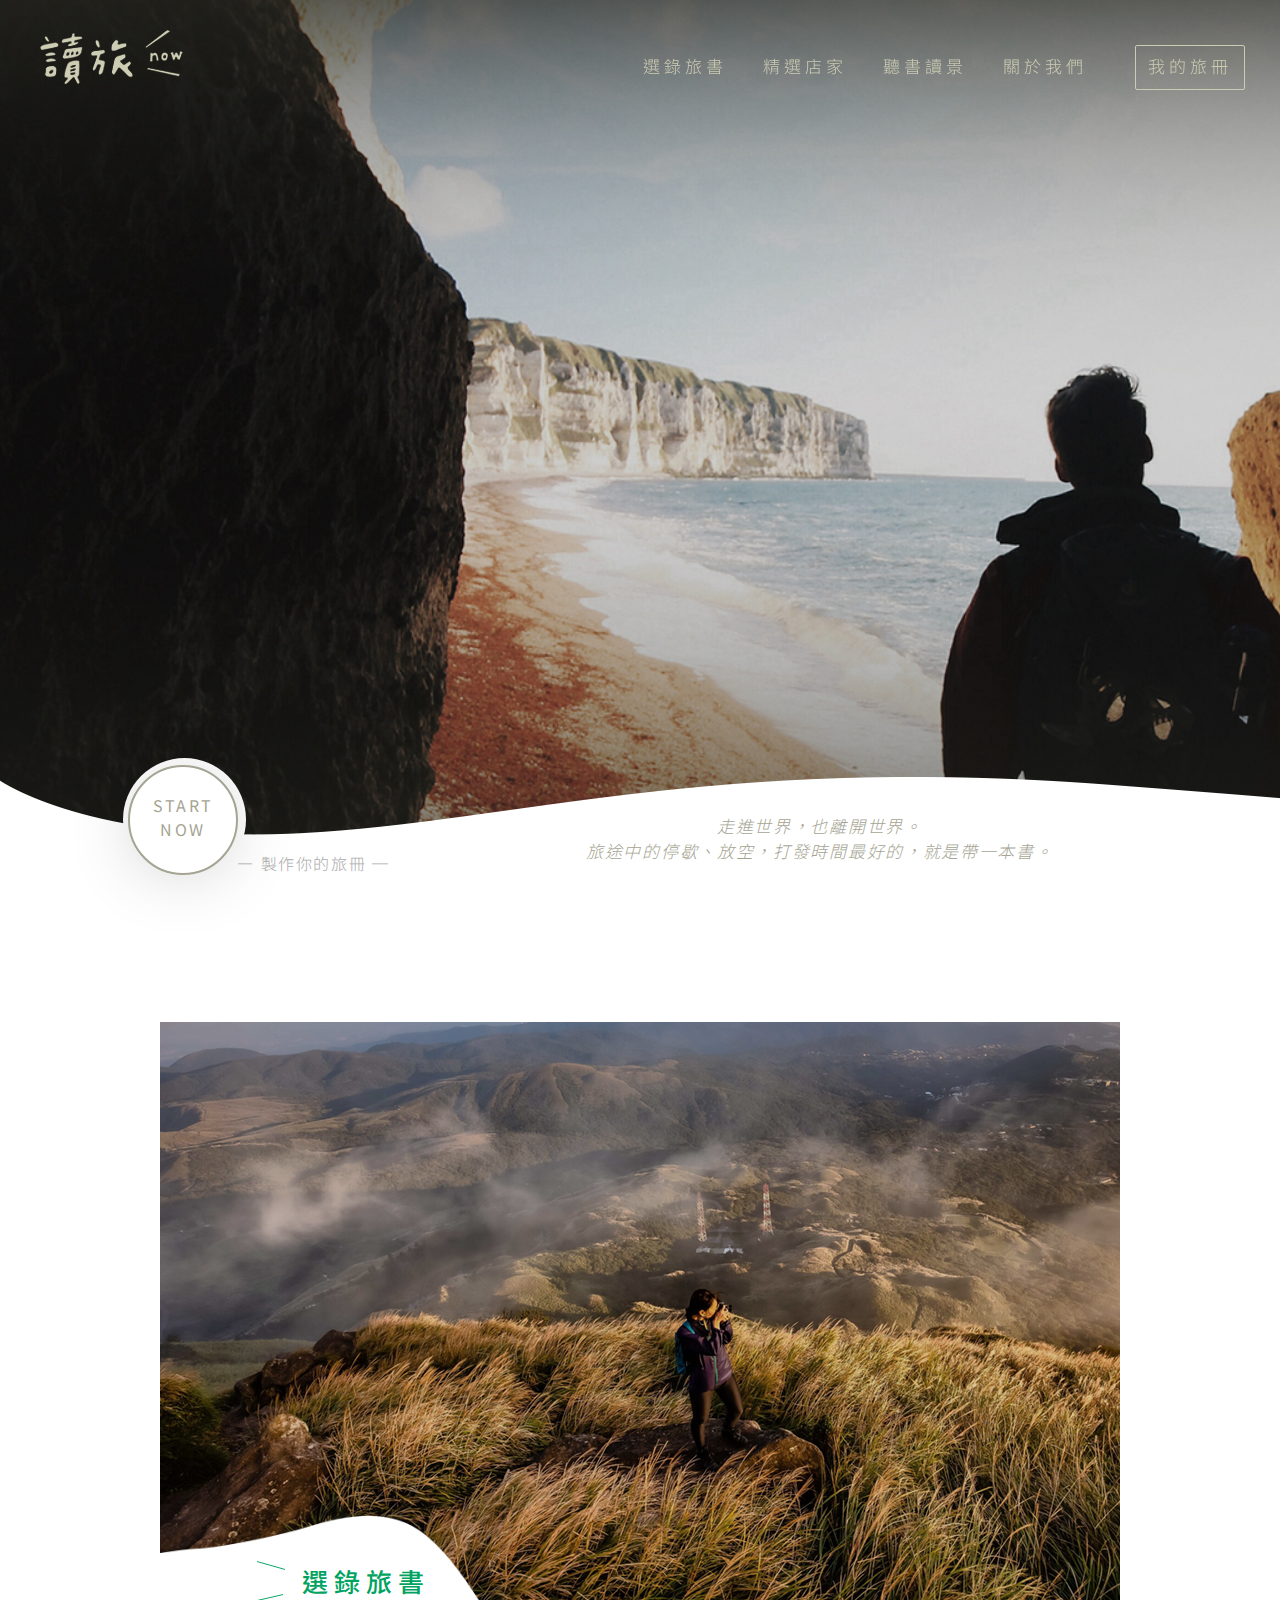
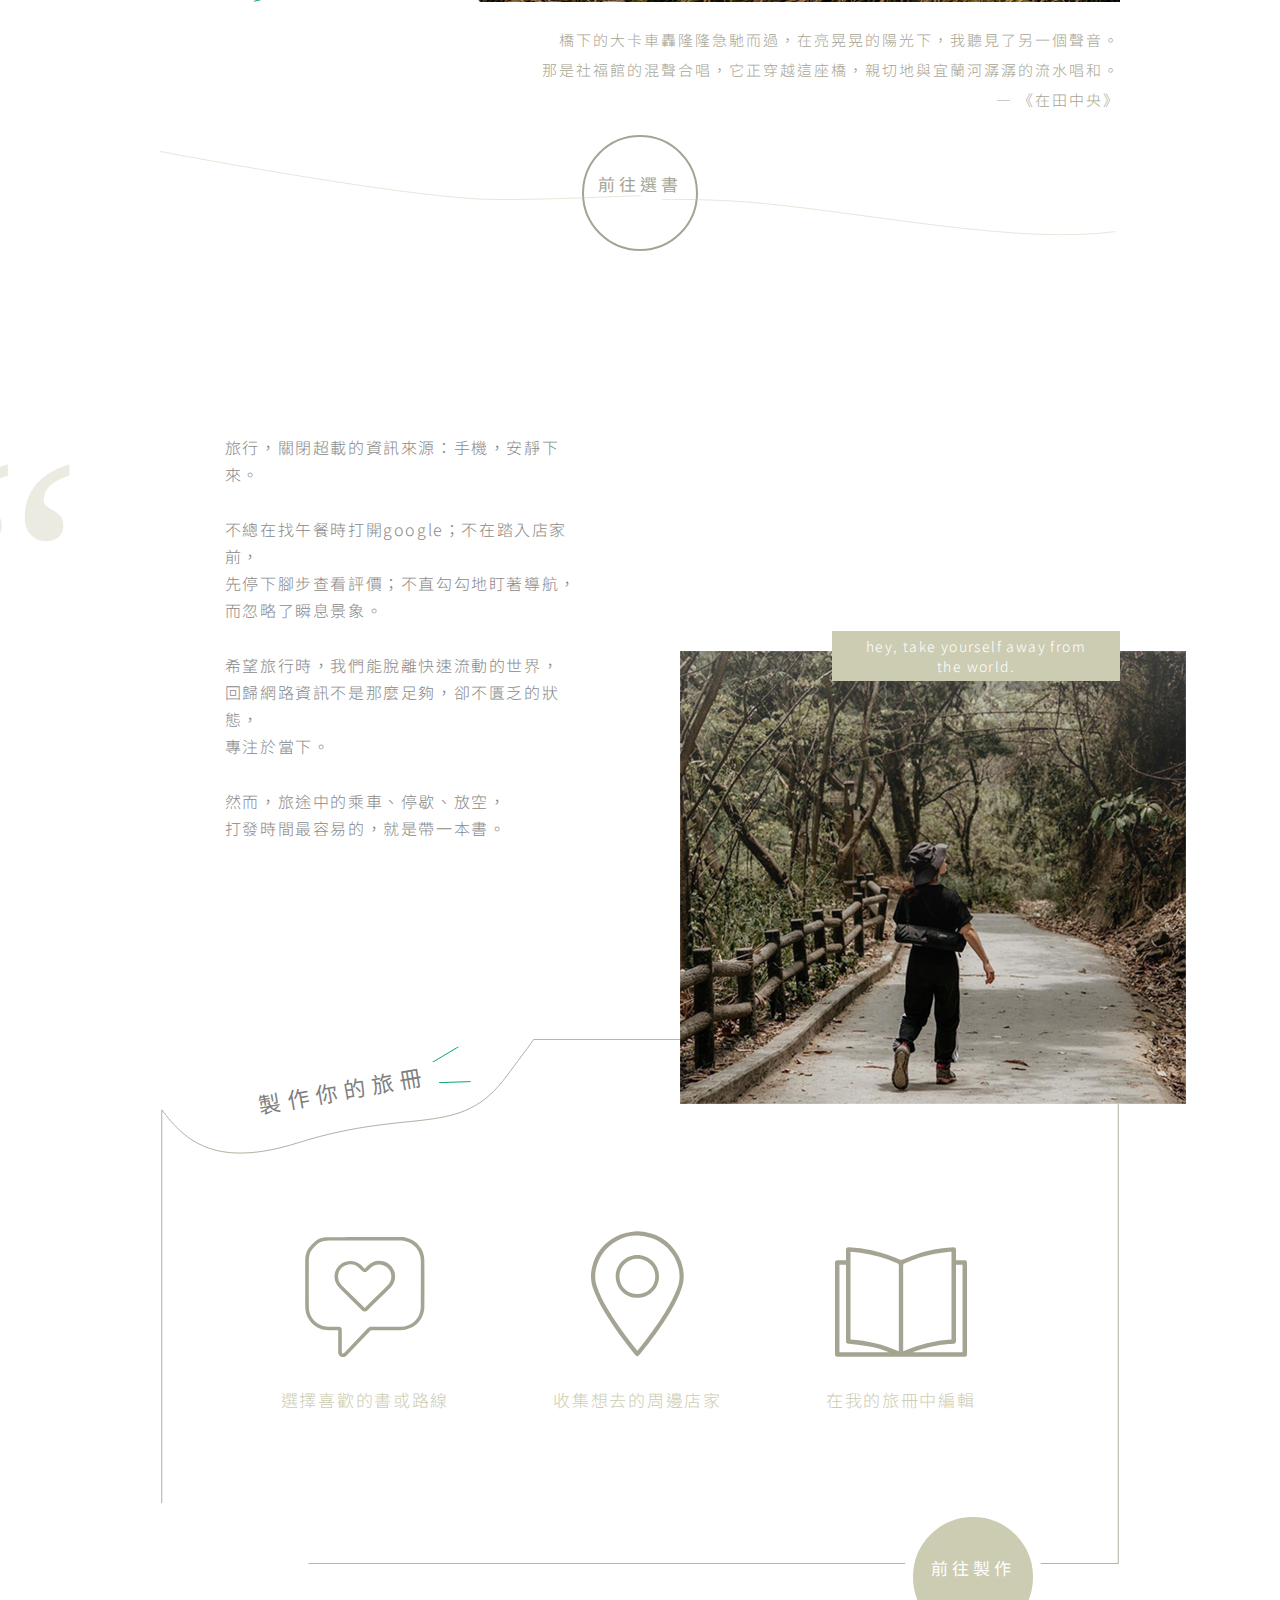
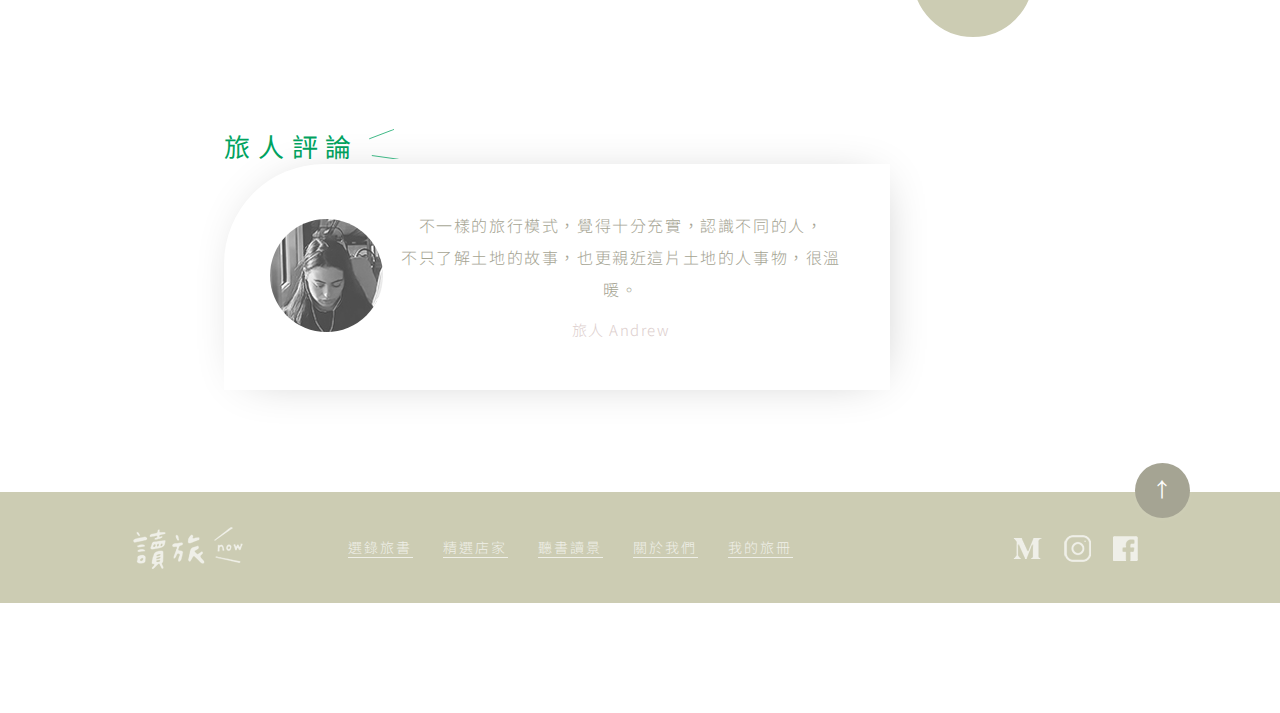
<file: index.html>
<!doctype html>
<html lang="zh-Hant">
  <head>
    <meta charset="utf-8" >
    <title>讀旅 - 首頁</title>
    <link rel="stylesheet" href="./css/index.css">
    <link rel="icon" href="./images/_previmg.png" type="image/x-icon"/>
  </head>

  <body>
    <header class="header">
      <div class="header">
        <!-- logo -->
        <div class="logo">
          <a href="./index.html" class="logo">讀旅</a>
        </div>
        <!-- navbar -->  <!-- 加上語意 -->
        <nav class="nav">
          <ul class="nav right">
            <li class="browsing"><a href="./browse.html">選錄旅書</a></li>
            <li class="store_list"><a href="./stores.html">精選店家</a></li>
            <li class="audio"><a href="./audio.html">聽書讀景</a></li>
            <li class="about"><a href="./about.html">關於我們</a></li>
            <li class="my_book"><a href="./mybook.html">我的旅冊</a></li>
          </ul>
        </nav>
      </div>
    </header>

    <main class="main">
      <div id="top">
        <!-- top_banner -->
        <div class="banner"></div>
        <!-- decorate_shape:use::after -->

        <!-- top_button -->
        <div class="top_content">
          <div class="bt_start">
            <!-- bt_bg::after -->
            <a href="./browse.html" class="bt_start">START<br>NOW</a>
          </div>

          <div class="para_desc">
            <p>— 製作你的旅冊 ─</p>
          </div>

          <div class="para_intro">
            <p>走進世界，也離開世界。<br>旅途中的停歇、放空，打發時間最好的，就是帶一本書。</p>
          </div>
        </div>
      </div>

      <div id="browse">
        <!-- outer_div for position -->
        <div class="browse_img_area">
          <a href="./page.html" class="img01">
            <img src="./images/green_onion_1160x580.jpg" class="img01" alt="照片-宜蘭三星蔥田">
          </a>
          <!-- title -->
          <div class="title_browse">
            <!-- decorate_element -->
            <h2 class="browse">選錄旅書</h2>
          </div>
          <!-- decorate_shape ::after -->
        </div>

        <!-- para_text -->
        <div class="browse_para">
          <p class="b_para01">
            橋下的大卡車轟隆隆急馳而過，在亮晃晃的陽光下，我聽見了另一個聲音。
            <br>
            那是社福館的混聲合唱，它正穿越這座橋，親切地與宜蘭河潺潺的流水唱和。
          </p>
          <p class="b_para02">
            — 《在田中央》
          </p>
        </div>

        <div class="bt_browse_page">
          <!-- decorate_line -->
          <img src="./images/index_deco_line_left.svg" class="deco_left" alt="">
          <!-- bt_browse_page -->
          <a href="./browse.html" class="bt_browse_page">前往選書</a>
          <!-- decorate_line -->
          <img src="./images/index_deco_line_right.svg" class="deco_right" alt="">
        </div>
      </div>

      <div id="para_area">
        <div class="para">
          <p class="quot_left">“</p>
          <p class="main_para">
            旅行，關閉超載的資訊來源：手機，安靜下來。
            <br><br>
            不總在找午餐時打開google；不在踏入店家前，
            <br>
            先停下腳步查看評價；不直勾勾地盯著導航，
            <br>
            而忽略了瞬息景象。
            <br><br>
            希望旅行時，我們能脫離快速流動的世界，
            <br>
            回歸網路資訊不是那麼足夠，卻不匱乏的狀態，
            <br>
            專注於當下。
            <br><br>
            然而，旅途中的乘車、停歇、放空，
            <br>
            打發時間最容易的，就是帶一本書。
          </p>
          <!-- <p class="quot_right">”</p> -->
        </div>

        <div class="img_area">
          <img src="./images/index_walking_girl.jpg" class="sentence_img" alt="">
          <p class="sentence">hey, take yourself away from the world.</p>

        </div>
      </div>

      <div id="make">
        <!-- title -->
        <div class="title_make">
          <!-- decorate_element -->
          <h2 class="make">製作你的旅冊</h2>
        </div>

        <div class="border">
          <div class="wrap">
            <div class="make step01">
              <img src="./images/index_icon_like_142x145.svg" class="icon01" alt="">
              <p class="text01">選擇喜歡的書或路線</p>
            </div>

            <div class="make step02">
              <img src="./images/index_icon_loca_110x149.svg" class="icon02" alt="">
              <p class="text02">收集想去的周邊店家</p>
            </div>

            <div class="make step03">
              <img src="./images/index_icon_book_157x132.svg" class="icon03" alt="">
              <p class="text03">在我的旅冊中編輯</p>
            </div>
          </div>

          <div class="bt_make">
            <a href="./browse.html" class="bt_make">前往製作</a>
          </div>
        </div>
      </div>

      <div id="comment">
        <div class="title_comment">
          <h2 class="comment">旅人評論</h2>
          <!-- decorate_element -->
        </div>

        <div class="card">
          <div class="wrap">
            <div class="comme_avatar01">
              <img src="./images/comme_avatar01.jpg" class="avatar01" alt="">
            </div>

            <div class="comme_para01">
              <p class="comme">
                不一樣的旅行模式，覺得十分充實，認識不同的人，
                <br>
                不只了解土地的故事，也更親近這片土地的人事物，很溫暖。
              </p>
              <p class="name">
                旅人 Andrew
              </p>
            </div>

            <!-- <div class="dot">
              <ul>
                <li></li>
                <li></li>
                <li></li>
              </ul>
            </div> -->
          </div>
        </div>
      </div>
    </main>

    <footer class="footer">
      <div class="footer">
        <!-- logo -->
        <div class="logo">
          <a href="/" class="logo">讀旅</a>
        </div>
        <!-- navbar -->  <!-- 加上語意 -->
        <nav class="bottom">
          <ul class="bottom">
            <li class="bottom_browsing"><a href="./browse.html">選錄旅書</a></li>
            <li class="bottom_store_list"><a href="./stores.html">精選店家</a></li>
            <li class="bottom_audio"><a href="./audio.html">聽書讀景</a></li>
            <li class="bottom_about"><a href="./about.html">關於我們</a></li>
            <li class="bottom_my_book"><a href="./mybook.html">我的旅冊</a></li>
          </ul>
        </nav>

        <div class="icon">
          <a href="#" class="medium"><img src="./images/icon_medium_29x21.png" class="medium" alt=""></a>
          <a href="#" class="ig"><img src="./images/icon_ig_27x27.png" class="ig" alt=""></a>
          <a href="#" class="fb"><img src="./images/icon_fb_25x25.png" class="fb" alt=""></a>
        </div>
      </div>

      <div class="to_top">
        <a href="#top">↑</a>
      </div>
    </footer>
  </body>

</html>
</file>
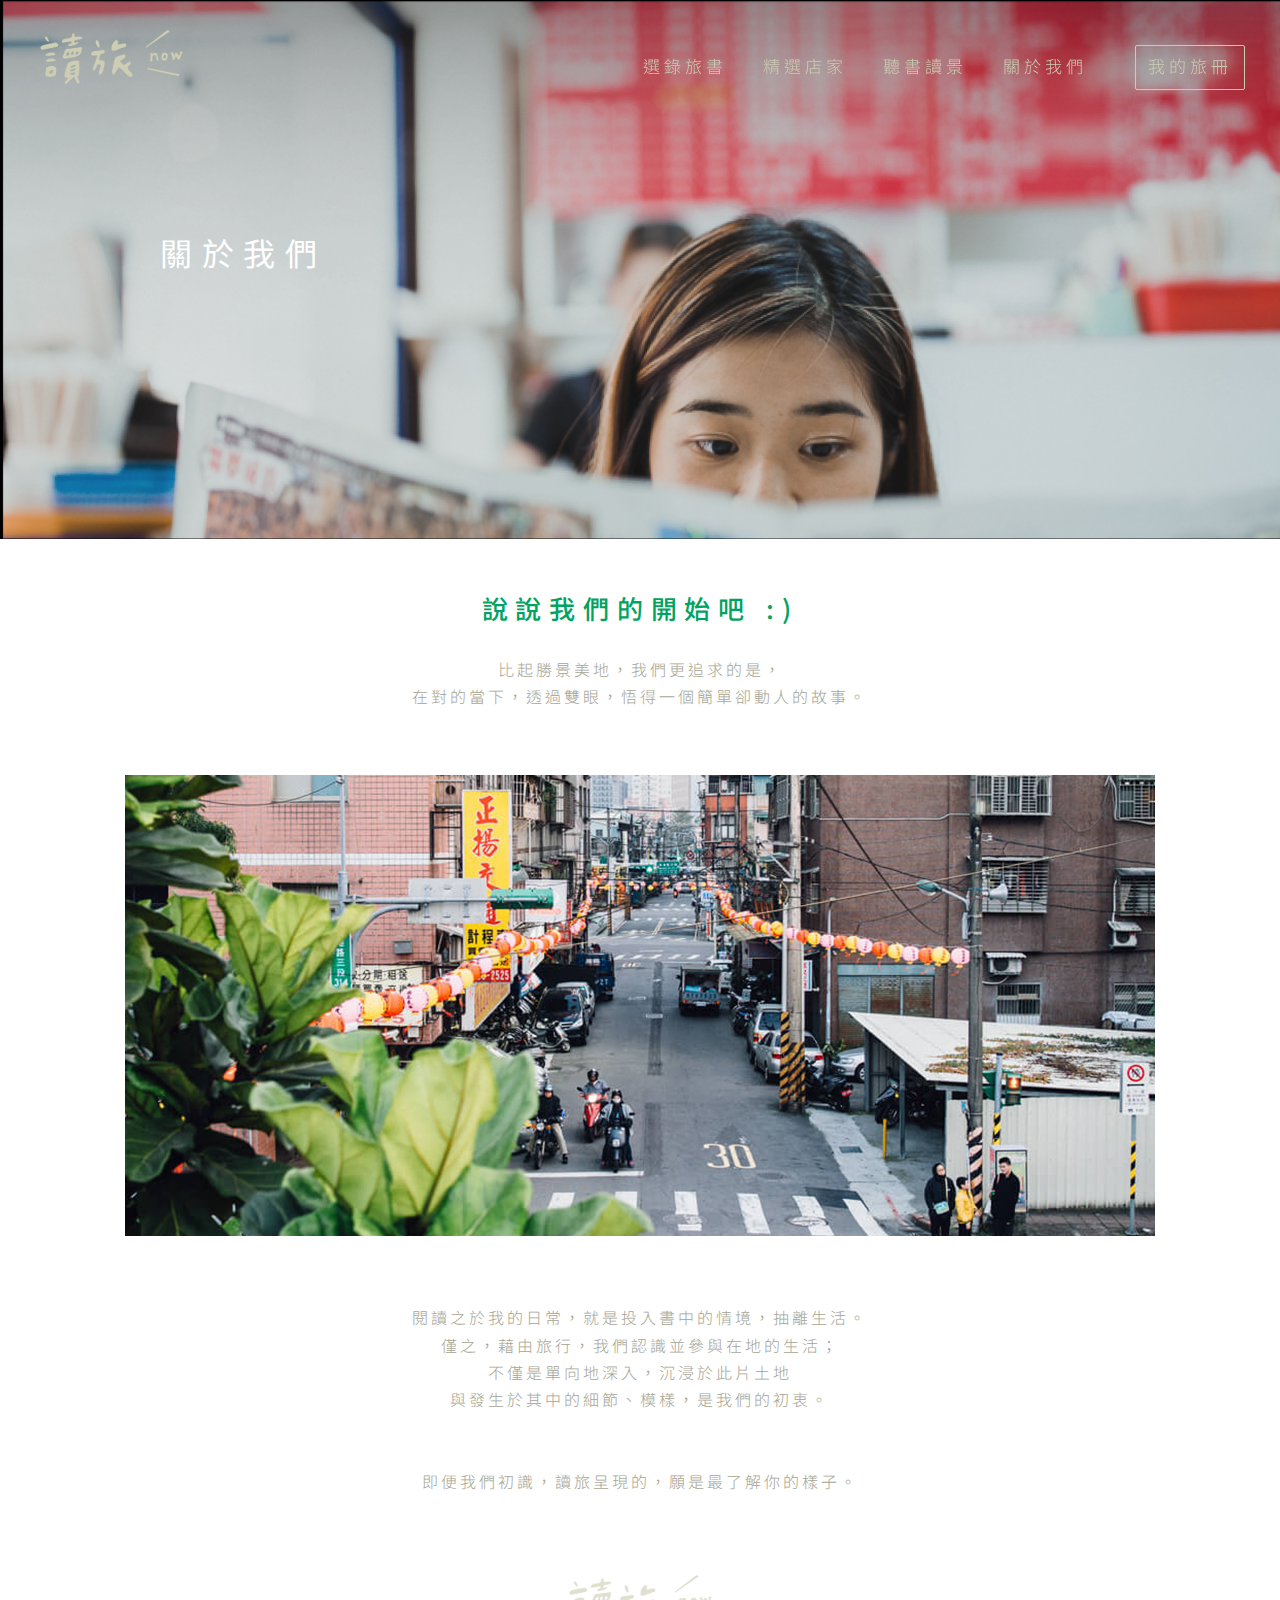
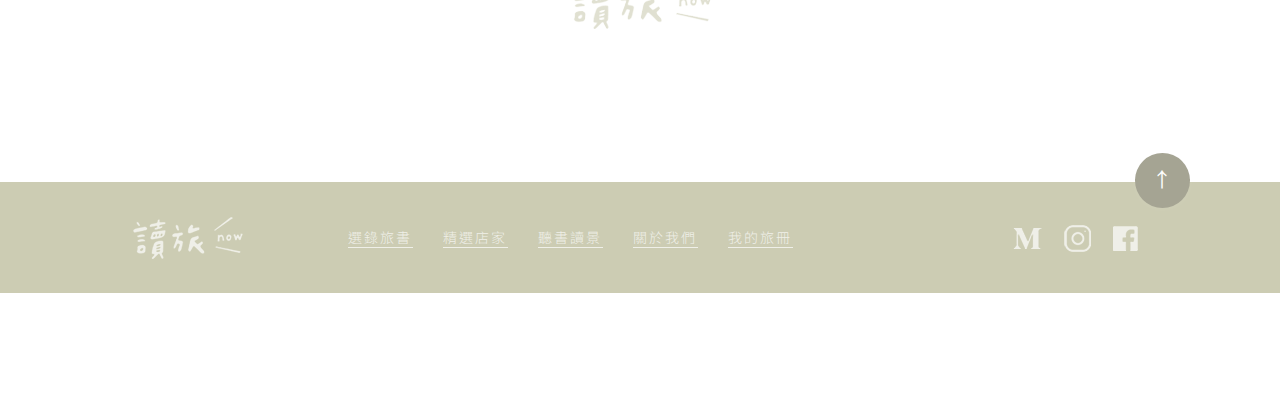
<file: about.html>
<!doctype html>
<html lang="zh-Hant">
  <head>
    <meta charset="utf-8" >
    <title>讀旅 - 關於我們</title>
    <link rel="stylesheet" href="./css/about.css">
    <link rel="icon" href="./images/_previmg.png" type="image/x-icon"/>
  </head>

  <body>
    <header class="header">
      <div class="header">
        <!-- logo -->
        <div class="logo">
          <a href="./index.html" class="logo">讀旅</a>
        </div>
        <!-- navbar -->  <!-- 加上語意 -->
        <nav class="nav">
          <ul class="nav right">
            <li class="browsing"><a href="./browse.html">選錄旅書</a></li>
            <li class="store_list"><a href="./stores.html">精選店家</a></li>
            <li class="audio"><a href="./audio.html">聽書讀景</a></li>
            <li class="about"><a href="./about.html">關於我們</a></li>
            <li class="my_book"><a href="./mybook.html">我的旅冊</a></li>
          </ul>
        </nav>
      </div>
    </header>

    <main class="main">
      <div id="top">
        <!-- top_banner -->
        <div class="banner">
          <div class="title_wrap">
              <h2>關於我們</h2>
          </div>
        </div>
      </div>

      <div id="content">
        <div class="text_ab">
          <h2>說說我們的開始吧 :)  </h2>
          <p>比起勝景美地，我們更追求的是，<br>在對的當下，透過雙眼，悟得一個簡單卻動人的故事。</p>
        </div>

        <div class="img">
          <img src="./images/about_img.jpg">
        </div>

        <div class="text_ab2">
          <p>
          閱讀之於我的日常，就是投入書中的情境，抽離生活。<br>
          僅之，藉由旅行，我們認識並參與在地的生活；<br>
          不僅是單向地深入，沉浸於此片土地<br>
          與發生於其中的細節、模樣，是我們的初衷。<br>
          <br><br>
          即便我們初識，讀旅呈現的，願是最了解你的樣子。
          </p>
        </div>

        <div class="about_logo">
          <img src="./images/logo_header_g_143x54.png" class="logo">
        </div>
      </div>

    </main>

    <footer class="footer">
      <div class="footer">
        <!-- logo -->
        <div class="logo">
          <a href="/" class="logo">讀旅</a>
        </div>
        <!-- navbar -->  <!-- 加上語意 -->
        <nav class="bottom">
          <ul class="bottom">
            <li class="bottom_browsing"><a href="./browse.html">選錄旅書</a></li>
            <li class="bottom_store_list"><a href="./stores.html">精選店家</a></li>
            <li class="bottom_audio"><a href="./audio.html">聽書讀景</a></li>
            <li class="bottom_about"><a href="./about.html">關於我們</a></li>
            <li class="bottom_my_book"><a href="./mybook.html">我的旅冊</a></li>
          </ul>
        </nav>

        <div class="icon">
          <a href="#" class="medium"><img src="./images/icon_medium_29x21.png" class="medium" alt=""></a>
          <a href="#" class="ig"><img src="./images/icon_ig_27x27.png" class="ig" alt=""></a>
          <a href="#" class="fb"><img src="./images/icon_fb_25x25.png" class="fb" alt=""></a>
        </div>
      </div>
      <div class="to_top">
        <a href="#top">↑</a>
      </div>
    </footer>
  </body>

</html>
</file>
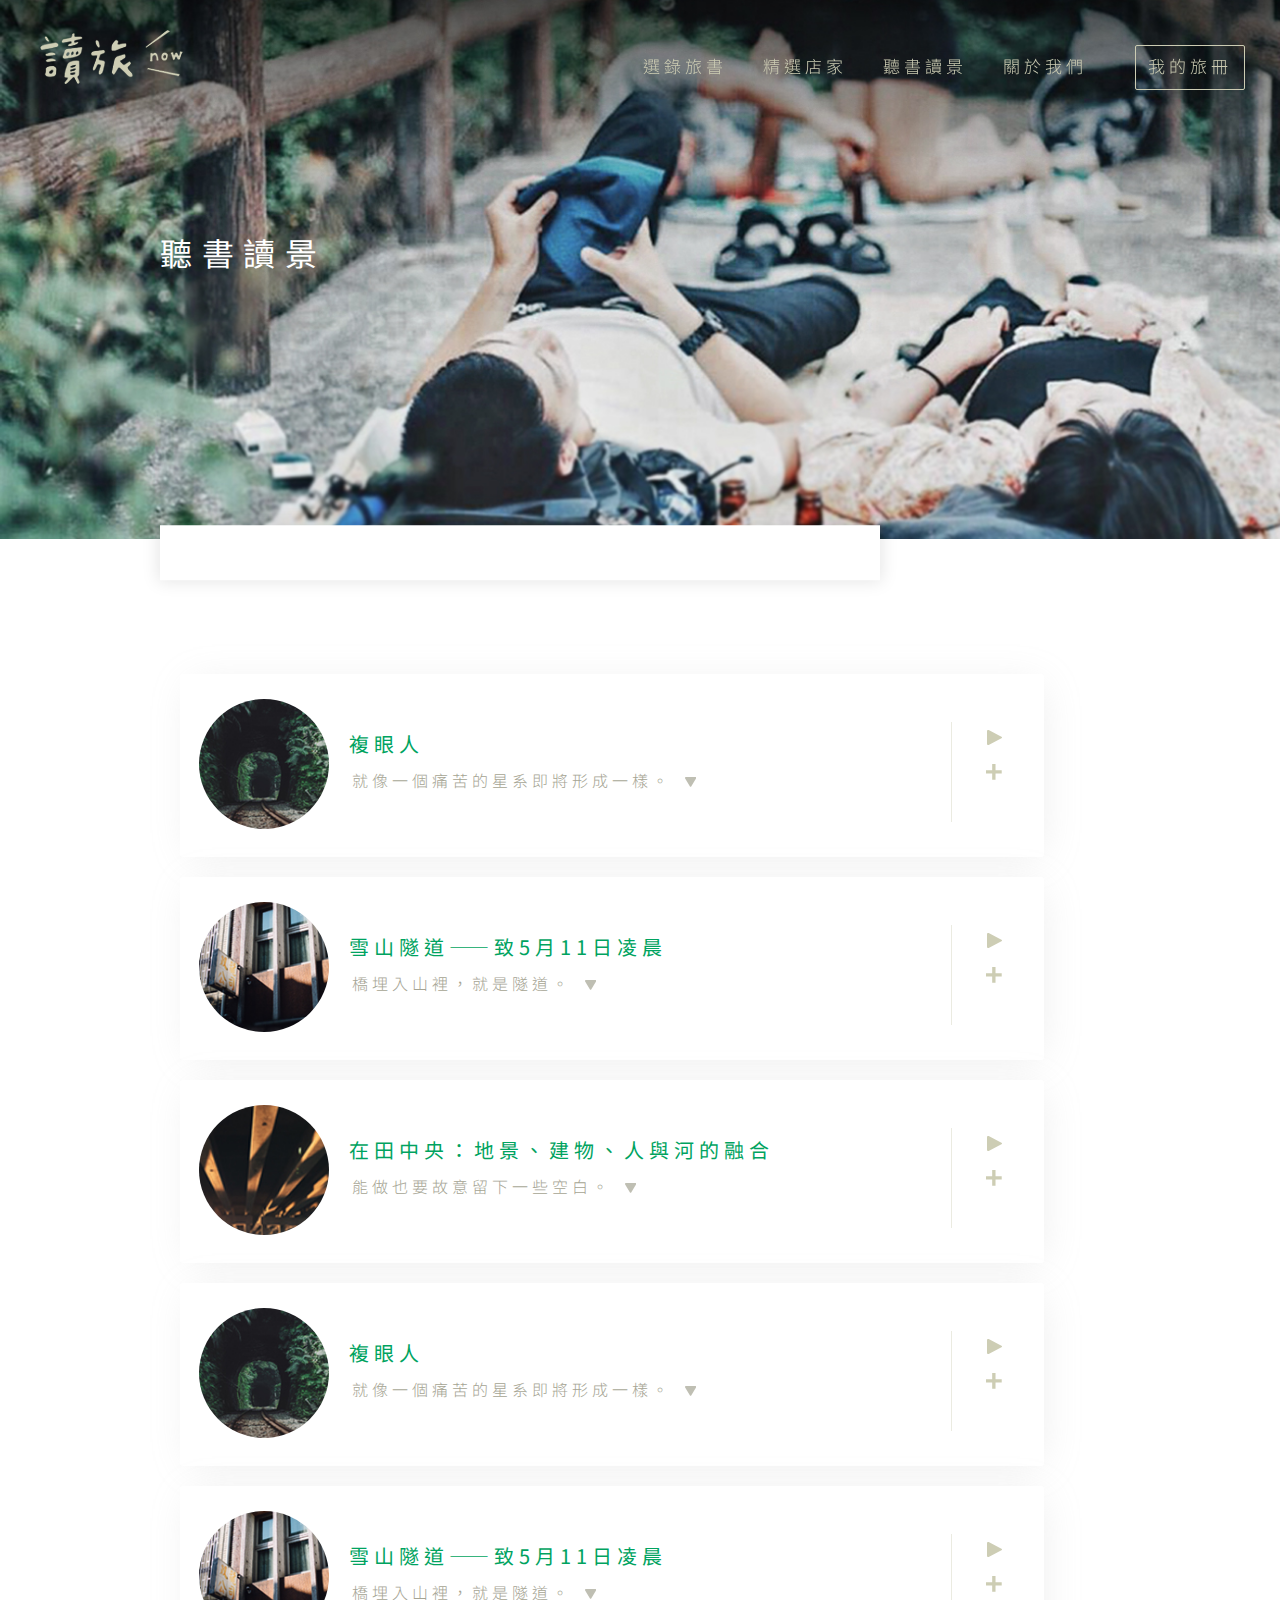
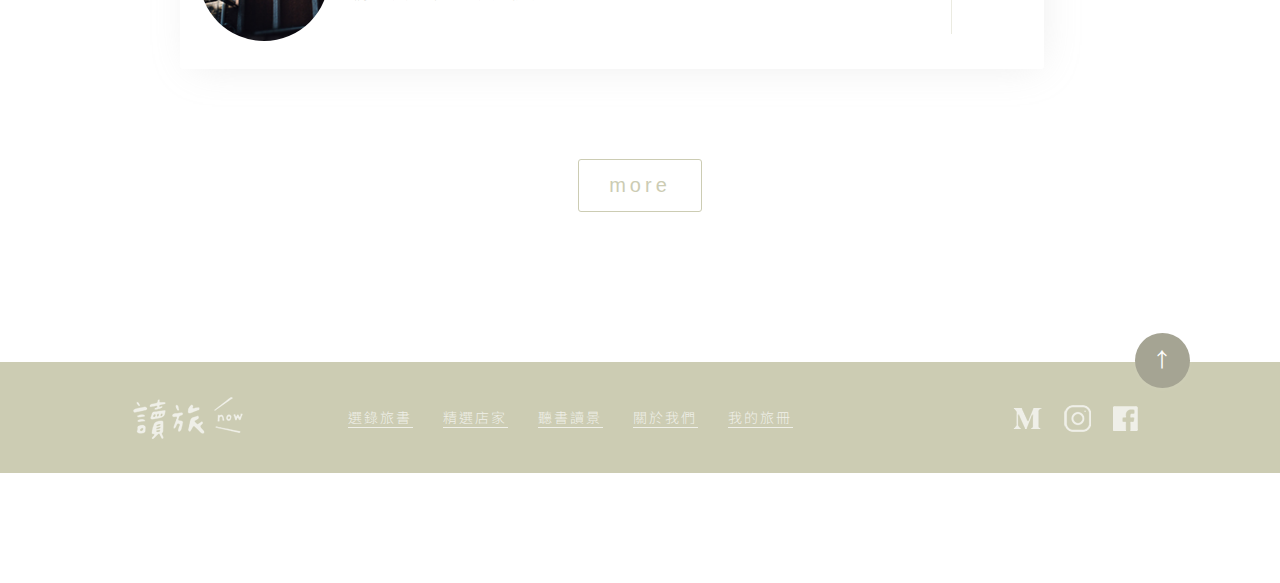
<file: audio.html>
<!doctype html>
<html lang="zh-Hant">
  <head>
    <meta charset="utf-8" >
    <title>讀旅 - 聽書讀景</title>
    <link rel="stylesheet" href="./css/audio.css">
    <link rel="icon" href="./images/_previmg.png" type="image/x-icon"/>
  </head>

  <body>
    <header class="header">
      <div class="header">
        <!-- logo -->
        <div class="logo">
          <a href="./index.html" class="logo">讀旅</a>
        </div>
        <!-- navbar -->  <!-- 加上語意 -->
        <nav class="nav">
          <ul class="nav right">
            <li class="browsing"><a href="./browse.html">選錄旅書</a></li>
            <li class="store_list"><a href="./stores.html">精選店家</a></li>
            <li class="audio"><a href="./audio.html">聽書讀景</a></li>
            <li class="about"><a href="./about.html">關於我們</a></li>
            <li class="my_book"><a href="./mybook.html">我的旅冊</a></li>
          </ul>
        </nav>
      </div>
    </header>

    <main class="main">
      <div id="top">
        <!-- top_banner -->
        <div class="banner">
          <div class="title_wrap">
              <h2>聽書讀景</h2>
          </div>
        </div>

        <div class="filter_wrap">
          <!-- ::before placeholder -->
          <div class="filter_bar"></div>
          <div class="tags">
            <!-- <span>#tag</span>
            <span>#tag</span> -->
          </div>
        </div>
      </div>

      <div id="audio">
        <div class="audio card01">
          <div class="img">
            <img src="./images/audio_img01.jpg" alt="">
          </div>

          <div class="text">
            <h2>複眼人</h2>
            <p>
              就像一個痛苦的星系即將形成一樣。
              <img src="./images/audio_tri.svg" alt="">
            </p>
            <!-- <img src="./images/audio_tri.svg" alt=""> -->
          </div>

          <div class="btn">
            <button type="button" name="play">
              <img src="./images/audio_play.svg" alt="" width="15px">
            </button>
            <button type="button" name="add">
              <img src="./images/audio_add.svg" alt="" width="16px">
            </button>
          </div>
        </div>
        <div class="audio card02">
          <div class="img">
            <img src="./images/audio_img02.jpg" alt="">
          </div>

          <div class="text">
            <h2>雪山隧道——致5月11日凌晨</h2>
            <p>
              橋埋入山裡，就是隧道。
              <img src="./images/audio_tri.svg" alt="">
            </p>
          </div>

          <div class="btn">
            <button type="button" name="play">
              <img src="./images/audio_play.svg" alt="" width="15px">
            </button>
            <button type="button" name="add">
              <img src="./images/audio_add.svg" alt="" width="16px">
            </button>
          </div>
        </div>
        <div class="audio card03">
          <div class="img">
            <img src="./images/audio_img03.jpg" alt="">
          </div>

          <div class="text">
            <h2>在田中央：地景、建物、人與河的融合</h2>
            <p>
              能做也要故意留下一些空白。
              <img src="./images/audio_tri.svg" alt="">
            </p>
          </div>

          <div class="btn">
            <button type="button" name="play">
              <img src="./images/audio_play.svg" alt="" width="15px">
            </button>
            <button type="button" name="add">
              <img src="./images/audio_add.svg" alt="" width="16px">
            </button>
          </div>
        </div>
        <div class="audio card04">
          <div class="img">
            <img src="./images/audio_img01.jpg" alt="">
          </div>

          <div class="text">
            <h2>複眼人</h2>
            <p>
              就像一個痛苦的星系即將形成一樣。
              <img src="./images/audio_tri.svg" alt="">
            </p>
          </div>

          <div class="btn">
            <button type="button" name="play">
              <img src="./images/audio_play.svg" alt="" width="15px">
            </button>
            <button type="button" name="add">
              <img src="./images/audio_add.svg" alt="" width="16px">
            </button>
          </div>
        </div>
        <div class="audio card05">
          <div class="img">
            <img src="./images/audio_img02.jpg" alt="">
          </div>

          <div class="text">
            <h2>雪山隧道——致5月11日凌晨</h2>
            <p>
              橋埋入山裡，就是隧道。
              <img src="./images/audio_tri.svg" alt="">
            </p>
          </div>

          <div class="btn">
            <button type="button" name="play">
              <img src="./images/audio_play.svg" alt="" width="15px">
            </button>
            <button type="button" name="add">
              <img src="./images/audio_add.svg" alt="" width="16px">
            </button>
          </div>
        </div>

        <div class="more_btn">
          <button type="button" name="more">more</button>
        </div>
      </div>

    </main>

    <footer class="footer">
      <div class="footer">
        <!-- logo -->
        <div class="logo">
          <a href="/" class="logo">讀旅</a>
        </div>
        <!-- navbar -->  <!-- 加上語意 -->
        <nav class="bottom">
          <ul class="bottom">
            <li class="bottom_browsing"><a href="./browse.html">選錄旅書</a></li>
            <li class="bottom_store_list"><a href="./stores.html">精選店家</a></li>
            <li class="bottom_audio"><a href="./audio.html">聽書讀景</a></li>
            <li class="bottom_about"><a href="./about.html">關於我們</a></li>
            <li class="bottom_my_book"><a href="./mybook.html">我的旅冊</a></li>
          </ul>
        </nav>

        <div class="icon">
          <a href="#" class="medium"><img src="./images/icon_medium_29x21.png" class="medium" alt=""></a>
          <a href="#" class="ig"><img src="./images/icon_ig_27x27.png" class="ig" alt=""></a>
          <a href="#" class="fb"><img src="./images/icon_fb_25x25.png" class="fb" alt=""></a>
        </div>
      </div>

      <div class="to_top">
        <a href="#top">↑</a>
      </div>
    </footer>
  </body>

</html>
</file>
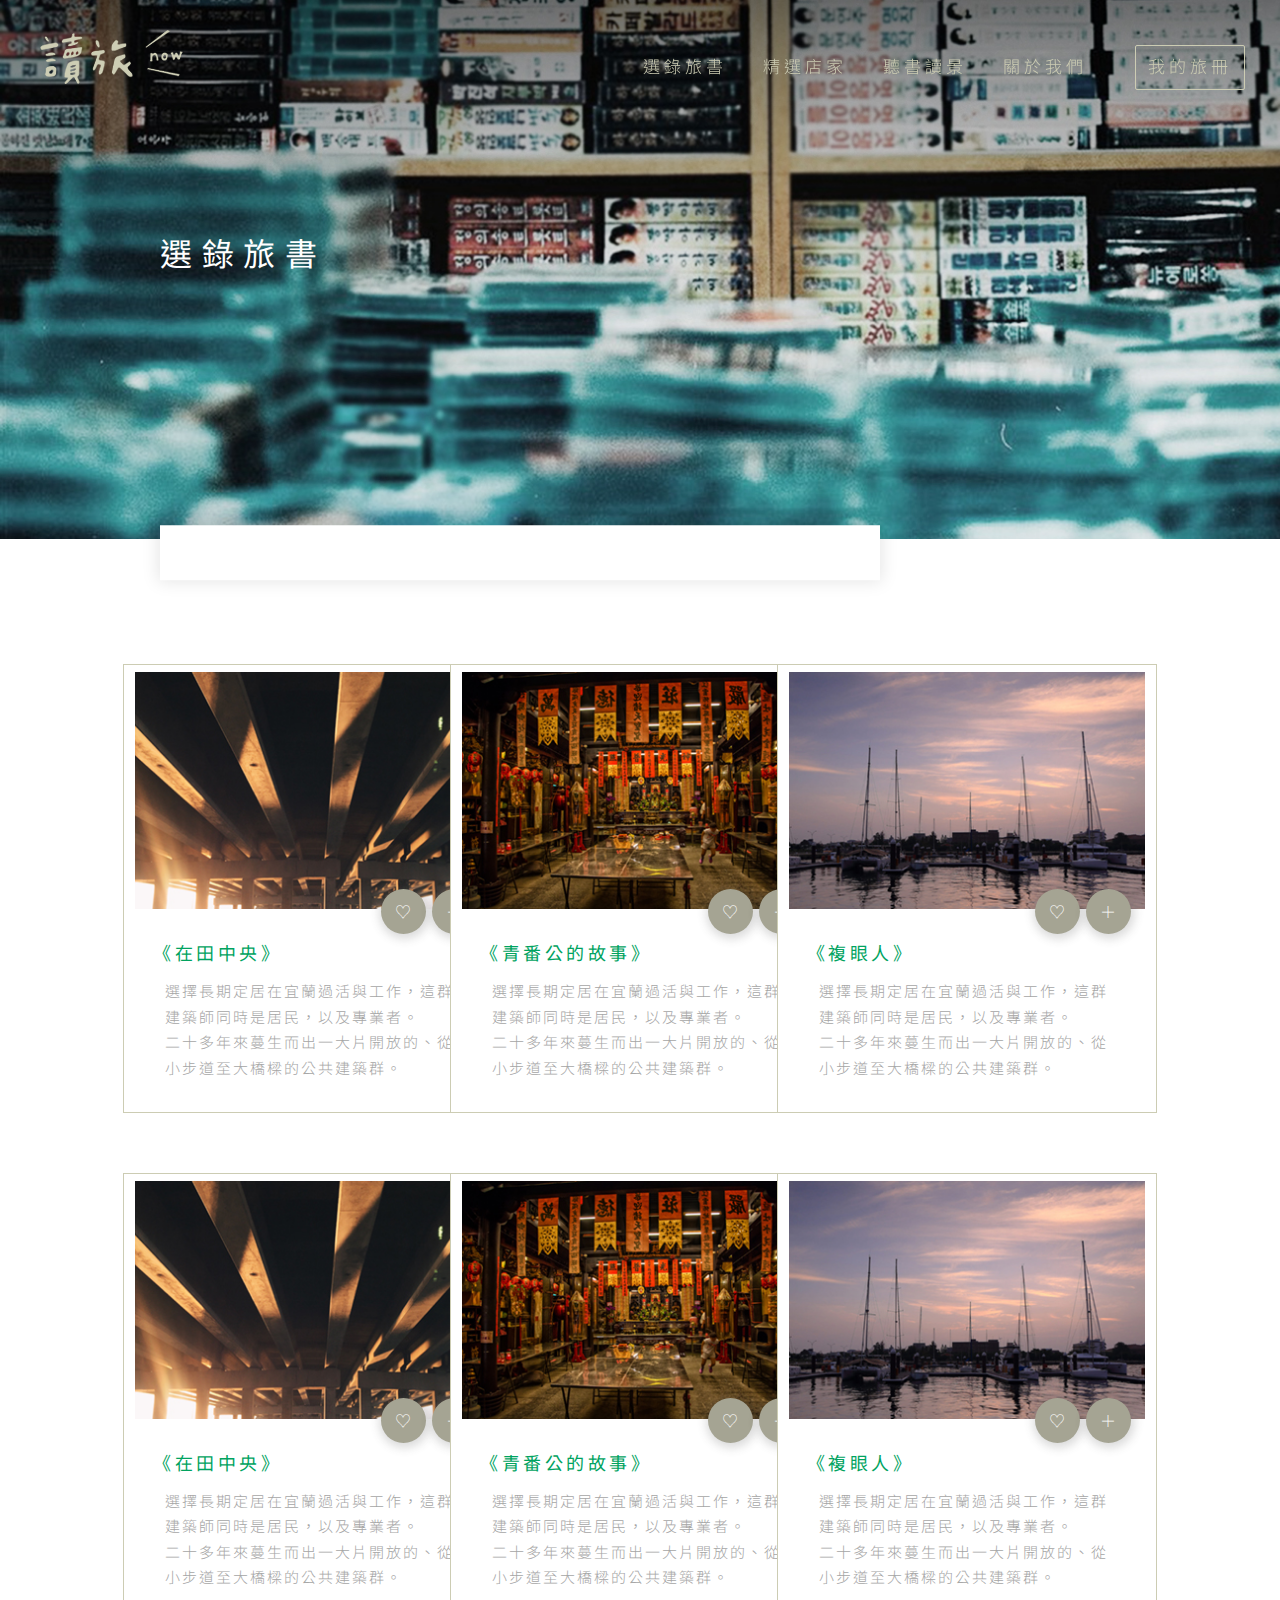
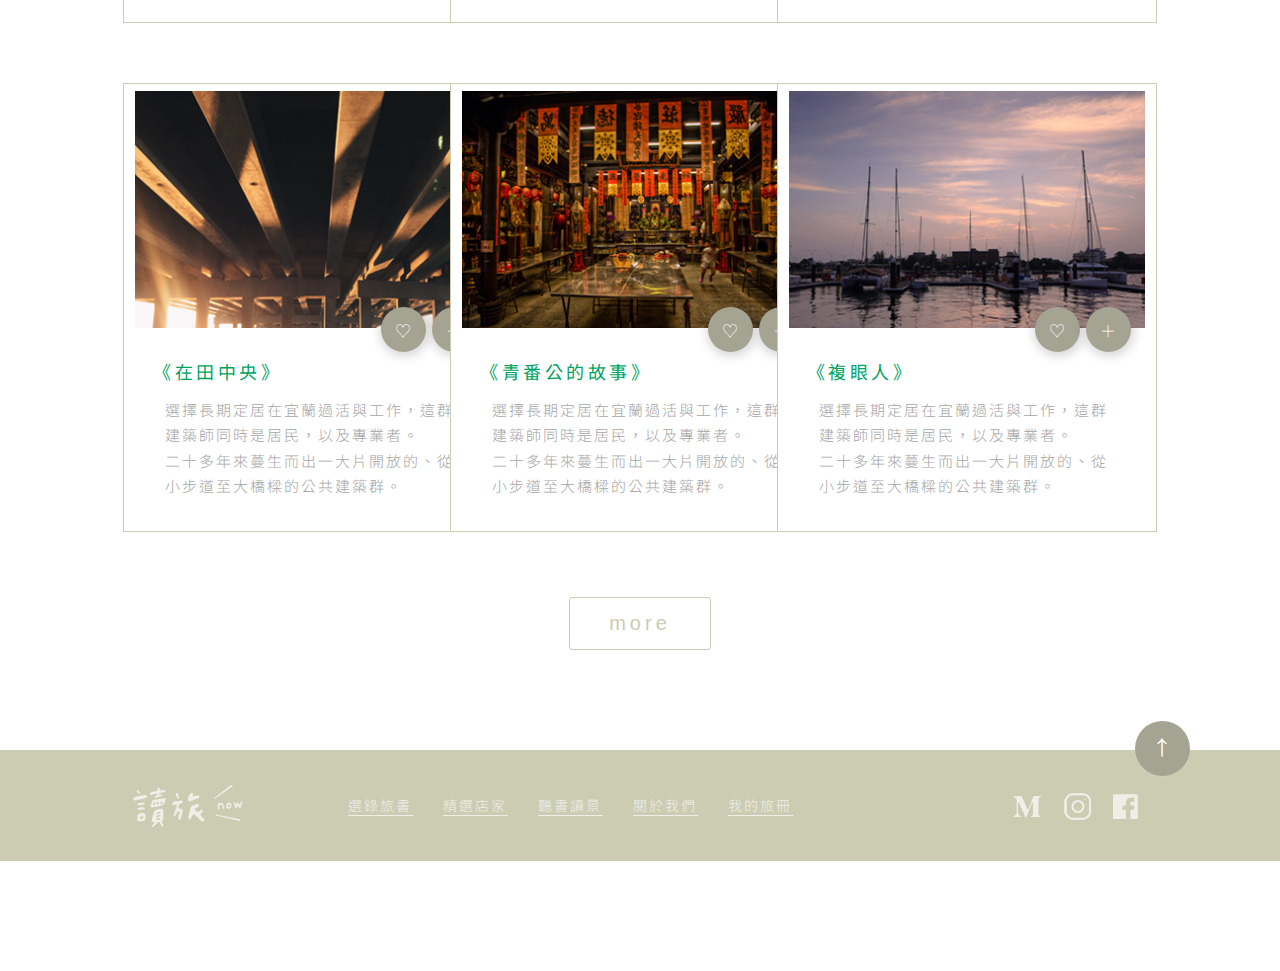
<file: browse.html>
<!doctype html>
<html lang="zh-Hant">
  <head>
    <meta charset="utf-8" >
    <title>讀旅 - 選錄旅書</title>
    <link rel="stylesheet" href="./css/browse.css">
    <link rel="icon" href="./images/_previmg.png" type="image/x-icon"/>
  </head>

  <body>
    <header class="header">
      <div class="header">
        <!-- logo -->
        <div class="logo">
          <a href="./index.html" class="logo">讀旅</a>
        </div>
        <!-- navbar -->  <!-- 加上語意 -->
        <nav class="nav">
          <ul class="nav right">
            <li class="browsing"><a href="./browse.html">選錄旅書</a></li>
            <li class="store_list"><a href="./stores.html">精選店家</a></li>
            <li class="audio"><a href="./audio.html">聽書讀景</a></li>
            <li class="about"><a href="./about.html">關於我們</a></li>
            <li class="my_book"><a href="./mybook.html">我的旅冊</a></li>
          </ul>
        </nav>
      </div>
    </header>

    <main class="main">
      <div id="top">
        <!-- top_banner -->
        <div class="banner">
          <div class="title_wrap">
              <h2>選錄旅書</h2>
          </div>
        </div>

        <!-- filter -->
        <div class="filter_wrap">
          <!-- ::before placeholder -->
          <div class="filter_bar"></div>
          <!-- <div class="tags">
            <span>#tag</span>
            <span>#tag</span>
          </div> -->
        </div>
      </div>

      <div id="content">
        <div class="content_wrap first">
          <a href="./page.html" class="linkpage">
            <div class="card">
              <img src="./images/browse_card_img1.jpg" class="img" alt="">
              <div class="bt_wrap">
                <span class="favor">♡</span>
                <span class="add">＋</span>
              </div>
              <div class="intro">
                <h3>《在田中央》</h3>
                <p>
                  選擇長期定居在宜蘭過活與工作，這群建築師同時是居民，以及專業者。
                  <br>
                  二十多年來蔓生而出一大片開放的、從小步道至大橋樑的公共建築群。
                </p>
              </div>
            </div>
          </a>

          <a href="#" class="linkpage">
            <div class="card">
              <img src="./images/browse_card_img2.jpg" class="img" alt="">
              <div class="bt_wrap">
                <span class="favor">♡</span>
                <span class="add">＋</span>
              </div>
              <div class="intro">
                <h3>《青番公的故事》</h3>
                <p>
                  選擇長期定居在宜蘭過活與工作，這群建築師同時是居民，以及專業者。
                  <br>
                  二十多年來蔓生而出一大片開放的、從小步道至大橋樑的公共建築群。
                </p>
              </div>
            </div>
          </a>

          <a href="#" class="linkpage last">
            <div class="card">
              <img src="./images/browse_card_img3.jpg" class="img" alt="">
              <div class="bt_wrap">
                <span class="favor">♡</span>
                <span class="add">＋</span>
              </div>
              <div class="intro">
                <h3>《複眼人》</h3>
                <p>
                  選擇長期定居在宜蘭過活與工作，這群建築師同時是居民，以及專業者。
                  <br>
                  二十多年來蔓生而出一大片開放的、從小步道至大橋樑的公共建築群。
                </p>
              </div>
            </div>
          </a>
        </div>

        <div class="content_wrap second">
          <a href="#" class="linkpage">
            <div class="card">
              <img src="./images/browse_card_img1.jpg" class="img" alt="">
              <div class="bt_wrap">
                <span class="favor">♡</span>
                <span class="add">＋</span>
              </div>
              <div class="intro">
                <h3>《在田中央》</h3>
                <p>
                  選擇長期定居在宜蘭過活與工作，這群建築師同時是居民，以及專業者。
                  <br>
                  二十多年來蔓生而出一大片開放的、從小步道至大橋樑的公共建築群。
                </p>
              </div>
            </div>
          </a>

          <a href="#" class="linkpage">
            <div class="card">
              <img src="./images/browse_card_img2.jpg" class="img" alt="">
              <div class="bt_wrap">
                <span class="favor">♡</span>
                <span class="add">＋</span>
              </div>
              <div class="intro">
                <h3>《青番公的故事》</h3>
                <p>
                  選擇長期定居在宜蘭過活與工作，這群建築師同時是居民，以及專業者。
                  <br>
                  二十多年來蔓生而出一大片開放的、從小步道至大橋樑的公共建築群。
                </p>
              </div>
            </div>
          </a>

          <a href="#" class="linkpage last">
            <div class="card">
              <img src="./images/browse_card_img3.jpg" class="img" alt="">
              <div class="bt_wrap">
                <span class="favor">♡</span>
                <span class="add">＋</span>
              </div>
              <div class="intro">
                <h3>《複眼人》</h3>
                <p>
                  選擇長期定居在宜蘭過活與工作，這群建築師同時是居民，以及專業者。
                  <br>
                  二十多年來蔓生而出一大片開放的、從小步道至大橋樑的公共建築群。
                </p>
              </div>
            </div>
          </a>
        </div>

        <div class="content_wrap third">
          <a href="#" class="linkpage">
            <div class="card">
              <img src="./images/browse_card_img1.jpg" class="img" alt="">
              <div class="bt_wrap">
                <span class="favor">♡</span>
                <span class="add">＋</span>
              </div>
              <div class="intro">
                <h3>《在田中央》</h3>
                <p>
                  選擇長期定居在宜蘭過活與工作，這群建築師同時是居民，以及專業者。
                  <br>
                  二十多年來蔓生而出一大片開放的、從小步道至大橋樑的公共建築群。
                </p>
              </div>
            </div>
          </a>

          <a href="#" class="linkpage">
            <div class="card">
              <img src="./images/browse_card_img2.jpg" class="img" alt="">
              <div class="bt_wrap">
                <span class="favor">♡</span>
                <span class="add">＋</span>
              </div>
              <div class="intro">
                <h3>《青番公的故事》</h3>
                <p>
                  選擇長期定居在宜蘭過活與工作，這群建築師同時是居民，以及專業者。
                  <br>
                  二十多年來蔓生而出一大片開放的、從小步道至大橋樑的公共建築群。
                </p>
              </div>
            </div>
          </a>

          <a href="#" class="linkpage last">
            <div class="card">
              <img src="./images/browse_card_img3.jpg" class="img" alt="">
              <div class="bt_wrap">
                <span class="favor">♡</span>
                <span class="add">＋</span>
              </div>
              <div class="intro">
                <h3>《複眼人》</h3>
                <p>
                  選擇長期定居在宜蘭過活與工作，這群建築師同時是居民，以及專業者。
                  <br>
                  二十多年來蔓生而出一大片開放的、從小步道至大橋樑的公共建築群。
                </p>
              </div>
            </div>
          </a>
        </div>

        <div class="more_btn">
          <button type="button" name="more">more</button>
        </div>
      </div>


      </div>


    </main>

    <footer class="footer">
      <div class="footer">
        <!-- logo -->
        <div class="logo">
          <a href="/" class="logo">讀旅</a>
        </div>
        <!-- navbar -->  <!-- 加上語意 -->
        <nav class="bottom">
          <ul class="bottom">
            <li class="bottom_browsing"><a href="./browse.html">選錄旅書</a></li>
            <li class="bottom_store_list"><a href="./stores.html">精選店家</a></li>
            <li class="bottom_audio"><a href="./audio.html">聽書讀景</a></li>
            <li class="bottom_about"><a href="./about.html">關於我們</a></li>
            <li class="bottom_my_book"><a href="./mybook.html">我的旅冊</a></li>
          </ul>
        </nav>

        <div class="icon">
          <a href="#" class="medium"><img src="./images/icon_medium_29x21.png" class="medium" alt=""></a>
          <a href="#" class="ig"><img src="./images/icon_ig_27x27.png" class="ig" alt=""></a>
          <a href="#" class="fb"><img src="./images/icon_fb_25x25.png" class="fb" alt=""></a>
        </div>
      </div>

      <div class="to_top">
        <a href="#top">↑</a>
      </div>
    </footer>
  </body>

</html>
</file>
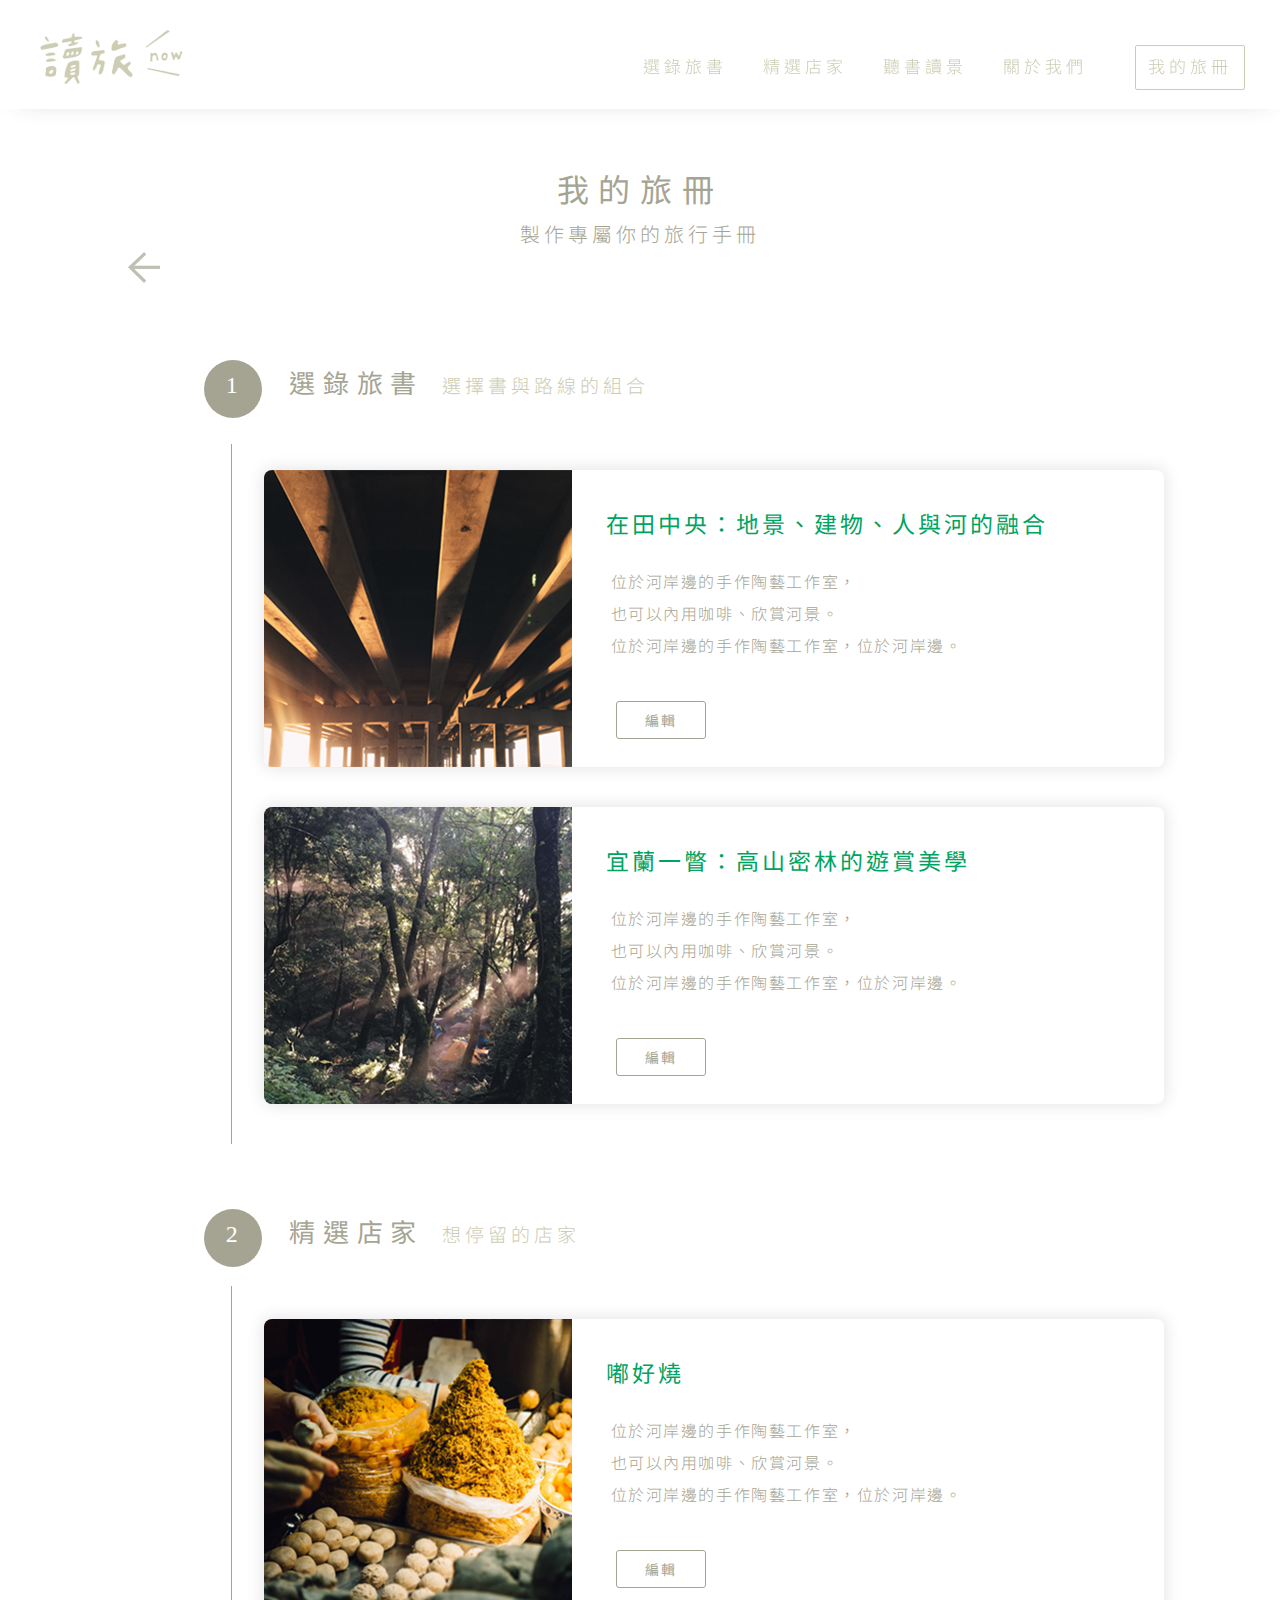
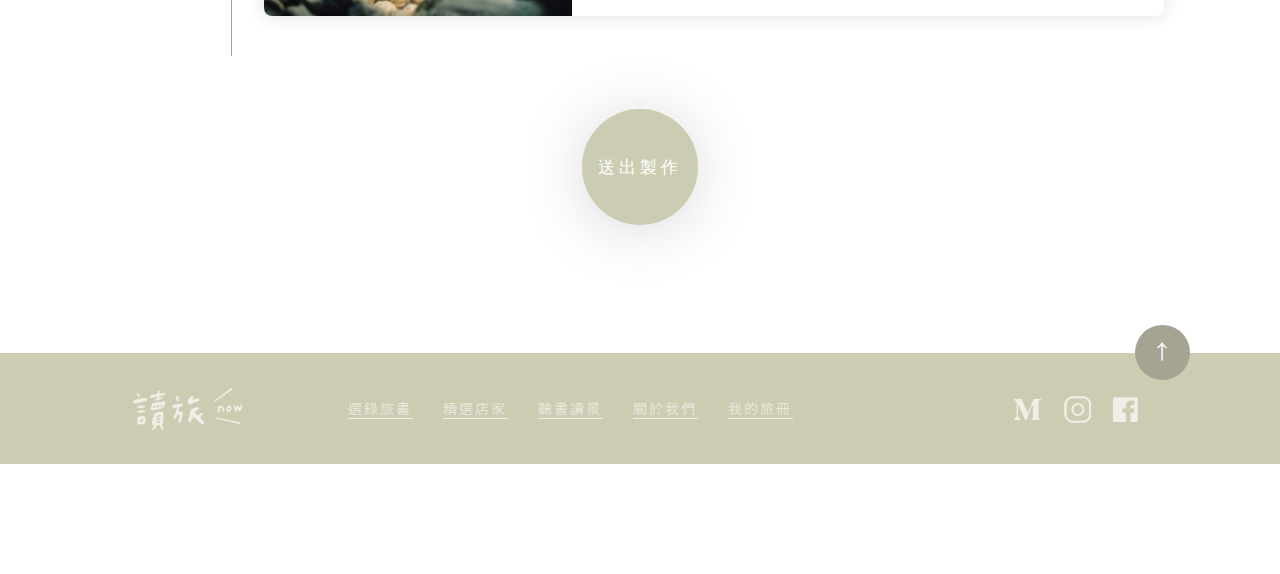
<file: mybook.html>
<!doctype html>
<html lang="zh-Hant">
  <head>
    <meta charset="utf-8" >
    <title>讀旅 - 我的旅冊</title>
    <link rel="stylesheet" href="./css/mybook.css">
    <link rel="icon" href="./images/_previmg.png" type="image/x-icon"/>
  </head>

  <body>
    <header class="header">
      <div class="header">
        <!-- logo -->
        <div class="logo">
          <a href="./index.html/" class="logo">讀旅</a>
        </div>
        <!-- navbar -->  <!-- 加上語意 -->
        <nav class="nav">
          <ul class="nav right">
            <li class="browsing"><a href="./browse.html">選錄旅書</a></li>
            <li class="store_list"><a href="./stores.html">精選店家</a></li>
            <li class="audio"><a href="./audio.html">聽書讀景</a></li>
            <li class="about"><a href="./about.html">關於我們</a></li>
            <li class="my_book"><a href="./mybook.html">我的旅冊</a></li>
          </ul>
        </nav>
      </div>
    </header>

    <main class="main">
      <div id="top">
        <div class="title_wrap">
          <h2>我的旅冊</h2>
          <p>製作專屬你的旅行手冊</p>
        </div>

        <div class="back">
          <img src="./images/page_back.svg" alt="">
        </div>
      </div>

      <div id="sop" class="sop01">
        <div class="h_wrap">
          <div class="sop_num">
            <p>1</p>
          </div>

          <div class="heading">
            <h2>選錄旅書</h2>
            <p>選擇書與路線的組合</p>
          </div>
        </div>

        <div class="content">
          <div class="line"></div>
          <div class="card_wrap">
            <div class="card card01">
              <div class="img">
                <img src="./images/mybook_route_img01.jpg" alt="">
              </div>

              <div class="info">
                <h2>在田中央：地景、建物、人與河的融合</h2>
                <p>
                位於河岸邊的手作陶藝工作室，
                <br>
                也可以內用咖啡、欣賞河景。
                <br>
                位於河岸邊的手作陶藝工作室，位於河岸邊。
                </p>
                <span class="edit">編輯</span>
              </div>
            </div>

            <div class="card card02">
              <div class="img">
                <img src="./images/mybook_route_img02.jpg" alt="">
              </div>

              <div class="info">
                <h2>宜蘭一瞥：高山密林的遊賞美學</h2>
                <p>
                位於河岸邊的手作陶藝工作室，
                <br>
                也可以內用咖啡、欣賞河景。
                <br>
                位於河岸邊的手作陶藝工作室，位於河岸邊。
                </p>
                <span class="edit">編輯</span>
              </div>
            </div>
          </div>
        </div>
      </div>

      <div id="sop" class="sop02">
        <div class="h_wrap">
          <div class="sop_num">
            <p>2</p>
          </div>

          <div class="heading">
            <h2>精選店家</h2>
            <p>想停留的店家</p>
          </div>
        </div>

        <div class="content">
          <div class="line shorter"></div>
          <div class="card_wrap">
            <div class="card card01">
              <div class="img">
                <img src="./images/mybook_store_img01.jpg" alt="">
              </div>

              <div class="info">
                <h2>嘟好燒</h2>
                <p>
                位於河岸邊的手作陶藝工作室，
                <br>
                也可以內用咖啡、欣賞河景。
                <br>
                位於河岸邊的手作陶藝工作室，位於河岸邊。
                </p>
                <span class="edit">編輯</span>
              </div>
            </div>
          </div>
        </div>
      </div>

      <div id="btn">
        <button type="submit" name="submit" class="submit">送出製作</button>
      </div>

    </main>

    <footer class="footer">
      <div class="footer">
        <!-- logo -->
        <div class="logo">
          <a href="/" class="logo">讀旅</a>
        </div>
        <!-- navbar -->  <!-- 加上語意 -->
        <nav class="bottom">
          <ul class="bottom">
            <li class="bottom_browsing"><a href="./browse.html">選錄旅書</a></li>
            <li class="bottom_store_list"><a href="./stores.html">精選店家</a></li>
            <li class="bottom_audio"><a href="./audio.html">聽書讀景</a></li>
            <li class="bottom_about"><a href="./about.html">關於我們</a></li>
            <li class="bottom_my_book"><a href="./mybook.html">我的旅冊</a></li>
          </ul>
        </nav>

        <div class="icon">
          <a href="#" class="medium"><img src="./images/icon_medium_29x21.png" class="medium" alt=""></a>
          <a href="#" class="ig"><img src="./images/icon_ig_27x27.png" class="ig" alt=""></a>
          <a href="#" class="fb"><img src="./images/icon_fb_25x25.png" class="fb" alt=""></a>
        </div>
      </div>

      <div class="to_top">
        <a href="#top">↑</a>
      </div>
    </footer>
  </body>

</html>
</file>
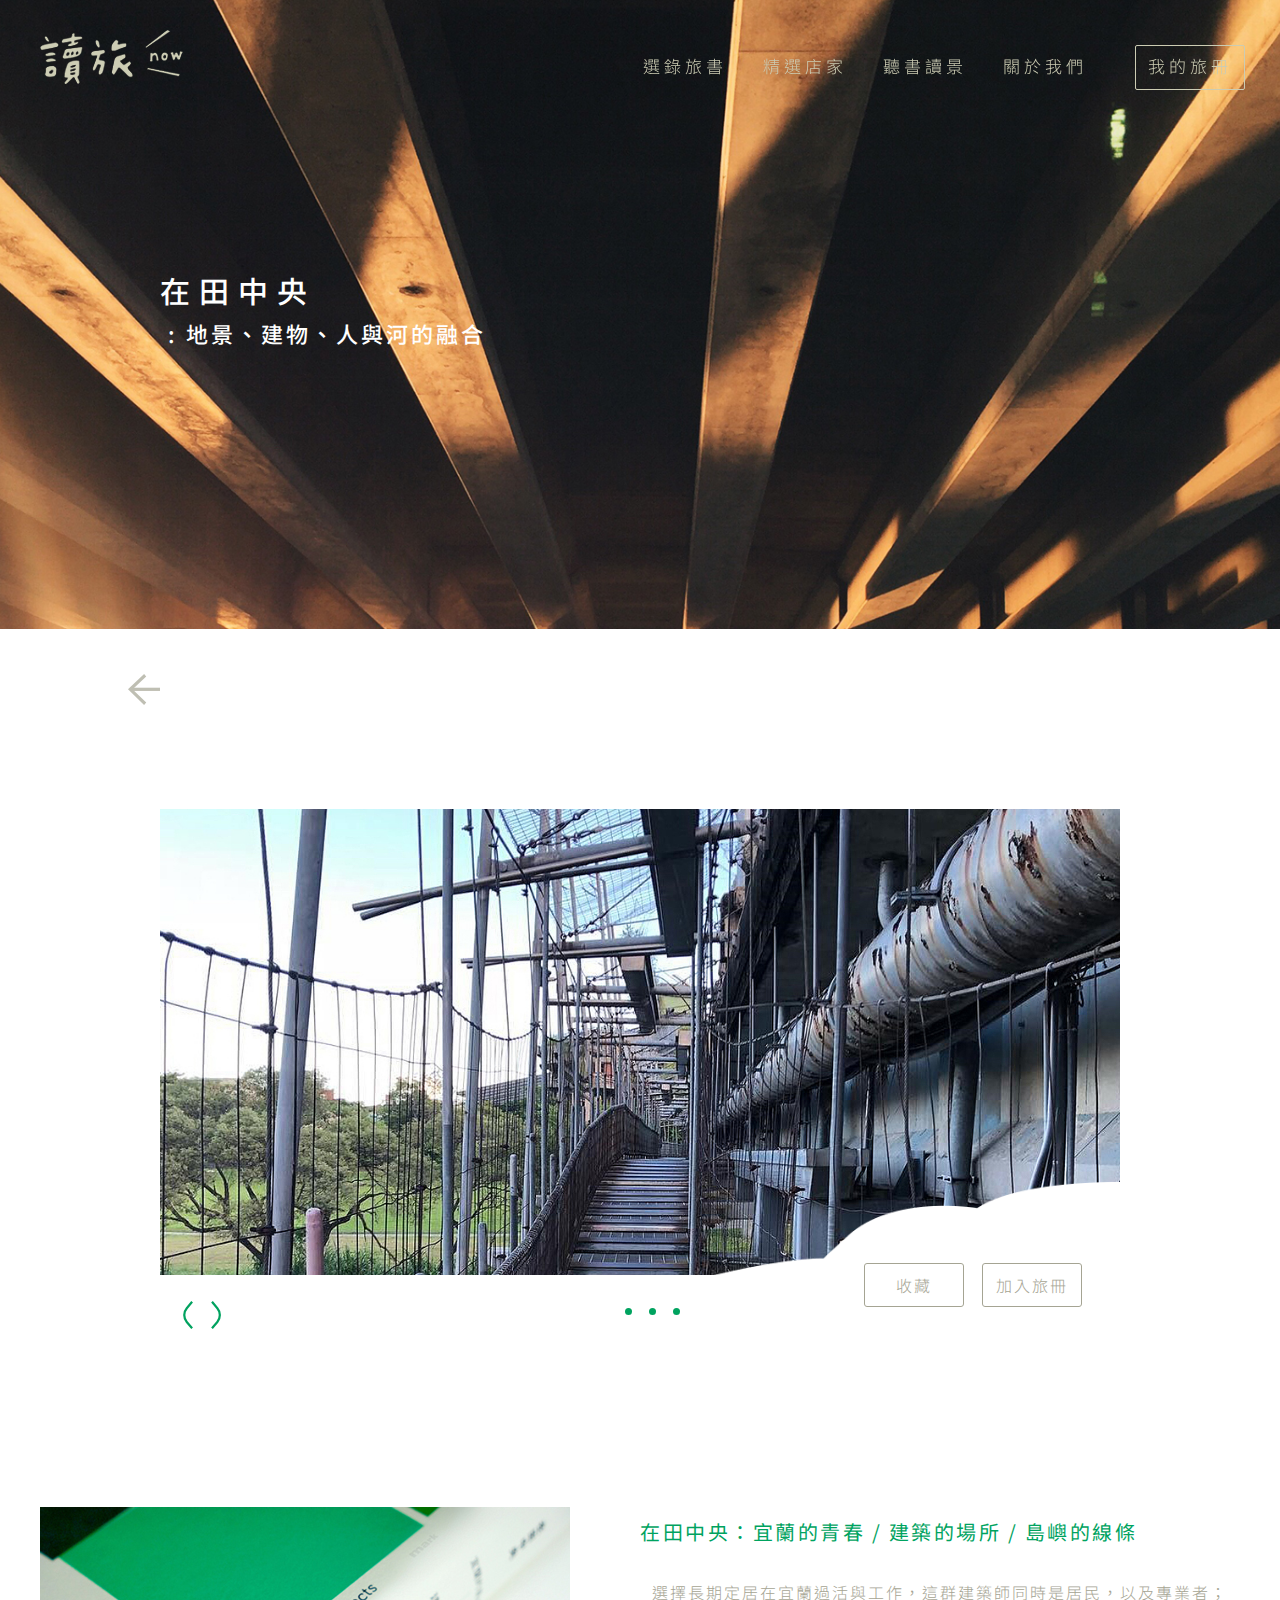
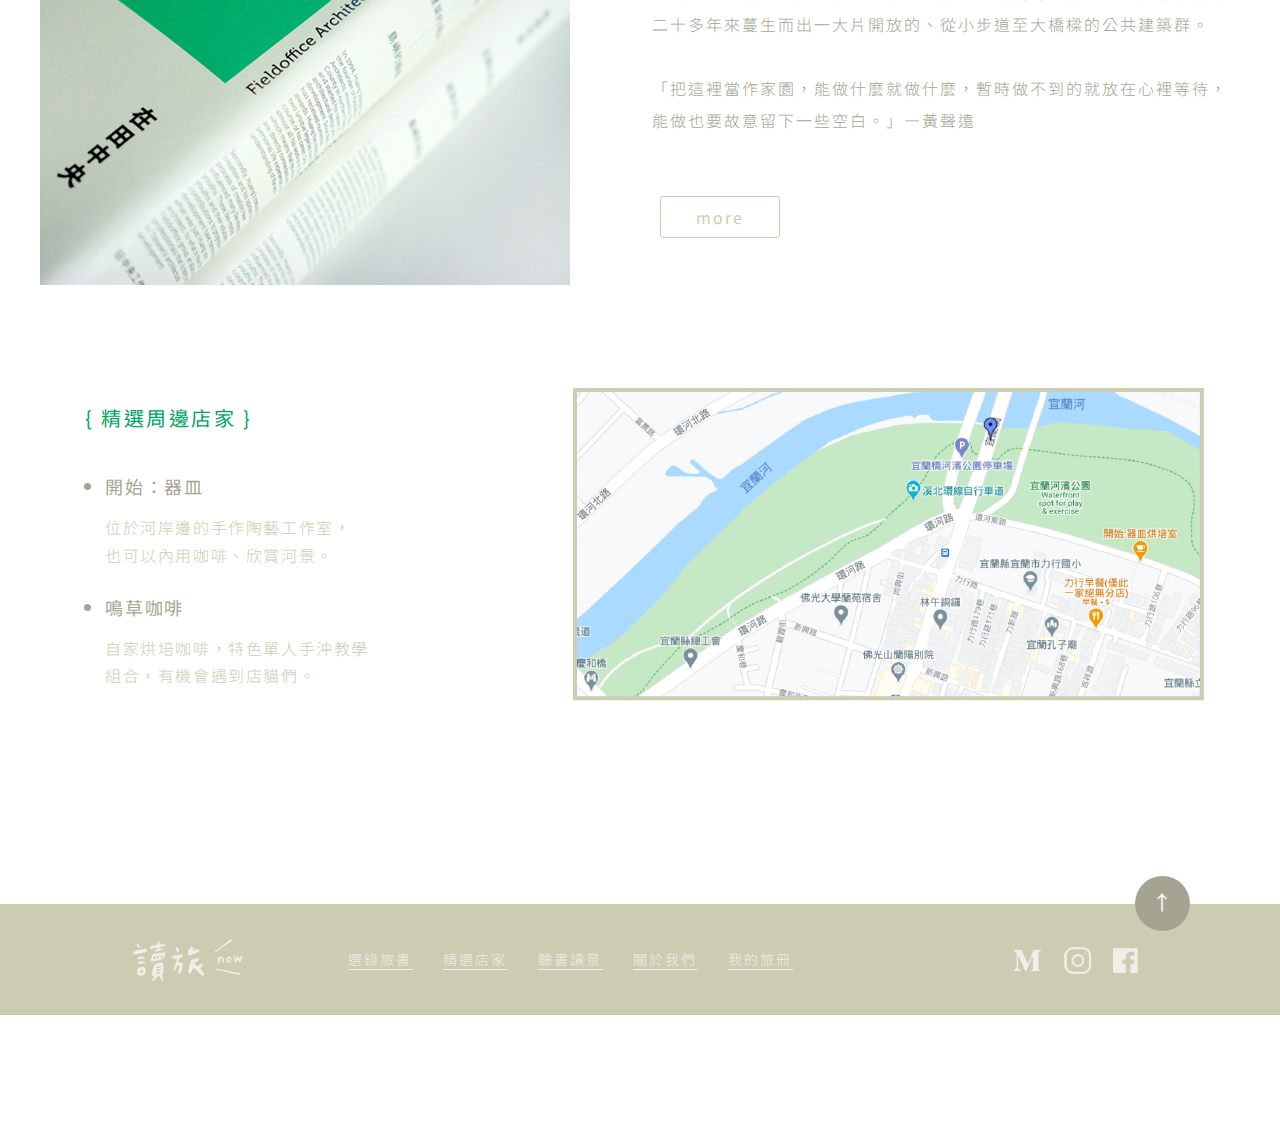
<file: page.html>
<!doctype html>
<html lang="zh-Hant">
  <head>
    <meta charset="utf-8" >
    <title>讀旅 - 詳細內容</title>
    <link rel="stylesheet" href="./css/page.css">
    <link rel="icon" href="./images/_previmg.png" type="image/x-icon"/>
  </head>

  <body>
    <header class="header">
      <div class="header">
        <!-- logo -->
        <div class="logo">
          <a href="./index.html/" class="logo">讀旅</a>
        </div>
        <!-- navbar -->  <!-- 加上語意 -->
        <nav class="nav">
          <ul class="nav right">
            <li class="browsing"><a href="./browse.html">選錄旅書</a></li>
            <li class="store_list"><a href="./stores.html">精選店家</a></li>
            <li class="audio"><a href="./audio.html">聽書讀景</a></li>
            <li class="about"><a href="./about.html">關於我們</a></li>
            <li class="my_book"><a href="./mybook.html">我的旅冊</a></li>
          </ul>
        </nav>
      </div>
    </header>

    <main class="main">
      <div id="top">
        <!-- top_banner -->
        <div class="banner">
          <div class="title_wrap">
              <h2>在田中央</h2>
              <h3>: 地景、建物、人與河的融合</h3>
          </div>

          <!-- <div class="tags">
              <span>#tag</span>
              <span>#tag</span>
          </div> -->

          <div class="back">
            <img src="./images/page_back.svg" alt="">
          </div>
        </div>
      </div>

      <div id="carousel_area">
        <div class="caro_img">
          <img src="./images/page_caro_img.jpg">
        </div>

        <div class="caro_control">
          <a href="#" class="left"><img src="./images/page_caro_control_left.svg" alt=""></a>
          <a href="#" class="right"><img src="./images/page_caro_control_right.svg" alt=""></a>
        </div>

        <div class="caro_dot">
          <ul>
            <li class="emp"></li><li></li><li></li>
          </ul>
        </div>

        <div class="bt_wrap">
          <span class="favor">收藏</span>
          <span class="add">加入旅冊</span>
        </div>
      </div>

      <div id="main_content">
        <div class="intro_wrap">
          <div class="intro_img">
            <img src="./images/page_img_book.jpg" alt="">
          </div>
          <div class="intro">
            <h2>在田中央：宜蘭的青春 / 建築的場所 /  島嶼的線條</h2>
            <p>
              選擇長期定居在宜蘭過活與工作，這群建築師同時是居民，以及專業者；二十多年來蔓生而出一大片開放的、從小步道至大橋樑的公共建築群。
              <br><br>
              「把這裡當作家園，能做什麼就做什麼，暫時做不到的就放在心裡等待，能做也要故意留下一些空白。」—黃聲遠
            </p>
            <span class="more">more</span>
          </div>
        </div>

        <div class="list_wrap">
          <div class="list">
            <h2>{ 精選周邊店家 }</h2>
            <ul class="list">
              <li>開始：器皿</li>
              <p>位於河岸邊的手作陶藝工作室，<br>也可以內用咖啡、欣賞河景。</p>
              <li class="cafe">鳴草咖啡</li>
              <p>自家烘培咖啡，特色單人手沖教學<br>組合，有機會遇到店貓們。</p>
            </ul>
          </div>
          <div class="list_img">
            <img src="./images/page_route_map.jpg" alt="">
          </div>
        </div>
      </div>


    </main>

    <footer class="footer">
      <div class="footer">
        <!-- logo -->
        <div class="logo">
          <a href="/" class="logo">讀旅</a>
        </div>
        <!-- navbar -->  <!-- 加上語意 -->
        <nav class="bottom">
          <ul class="bottom">
            <li class="bottom_browsing"><a href="./browse.html">選錄旅書</a></li>
            <li class="bottom_store_list"><a href="./stores.html">精選店家</a></li>
            <li class="bottom_audio"><a href="./audio.html">聽書讀景</a></li>
            <li class="bottom_about"><a href="./about.html">關於我們</a></li>
            <li class="bottom_my_book"><a href="./mybook.html">我的旅冊</a></li>
          </ul>
        </nav>

        <div class="icon">
          <a href="#" class="medium"><img src="./images/icon_medium_29x21.png" class="medium" alt=""></a>
          <a href="#" class="ig"><img src="./images/icon_ig_27x27.png" class="ig" alt=""></a>
          <a href="#" class="fb"><img src="./images/icon_fb_25x25.png" class="fb" alt=""></a>
        </div>
      </div>

      <div class="to_top">
        <a href="#top">↑</a>
      </div>
    </footer>
  </body>

</html>
</file>
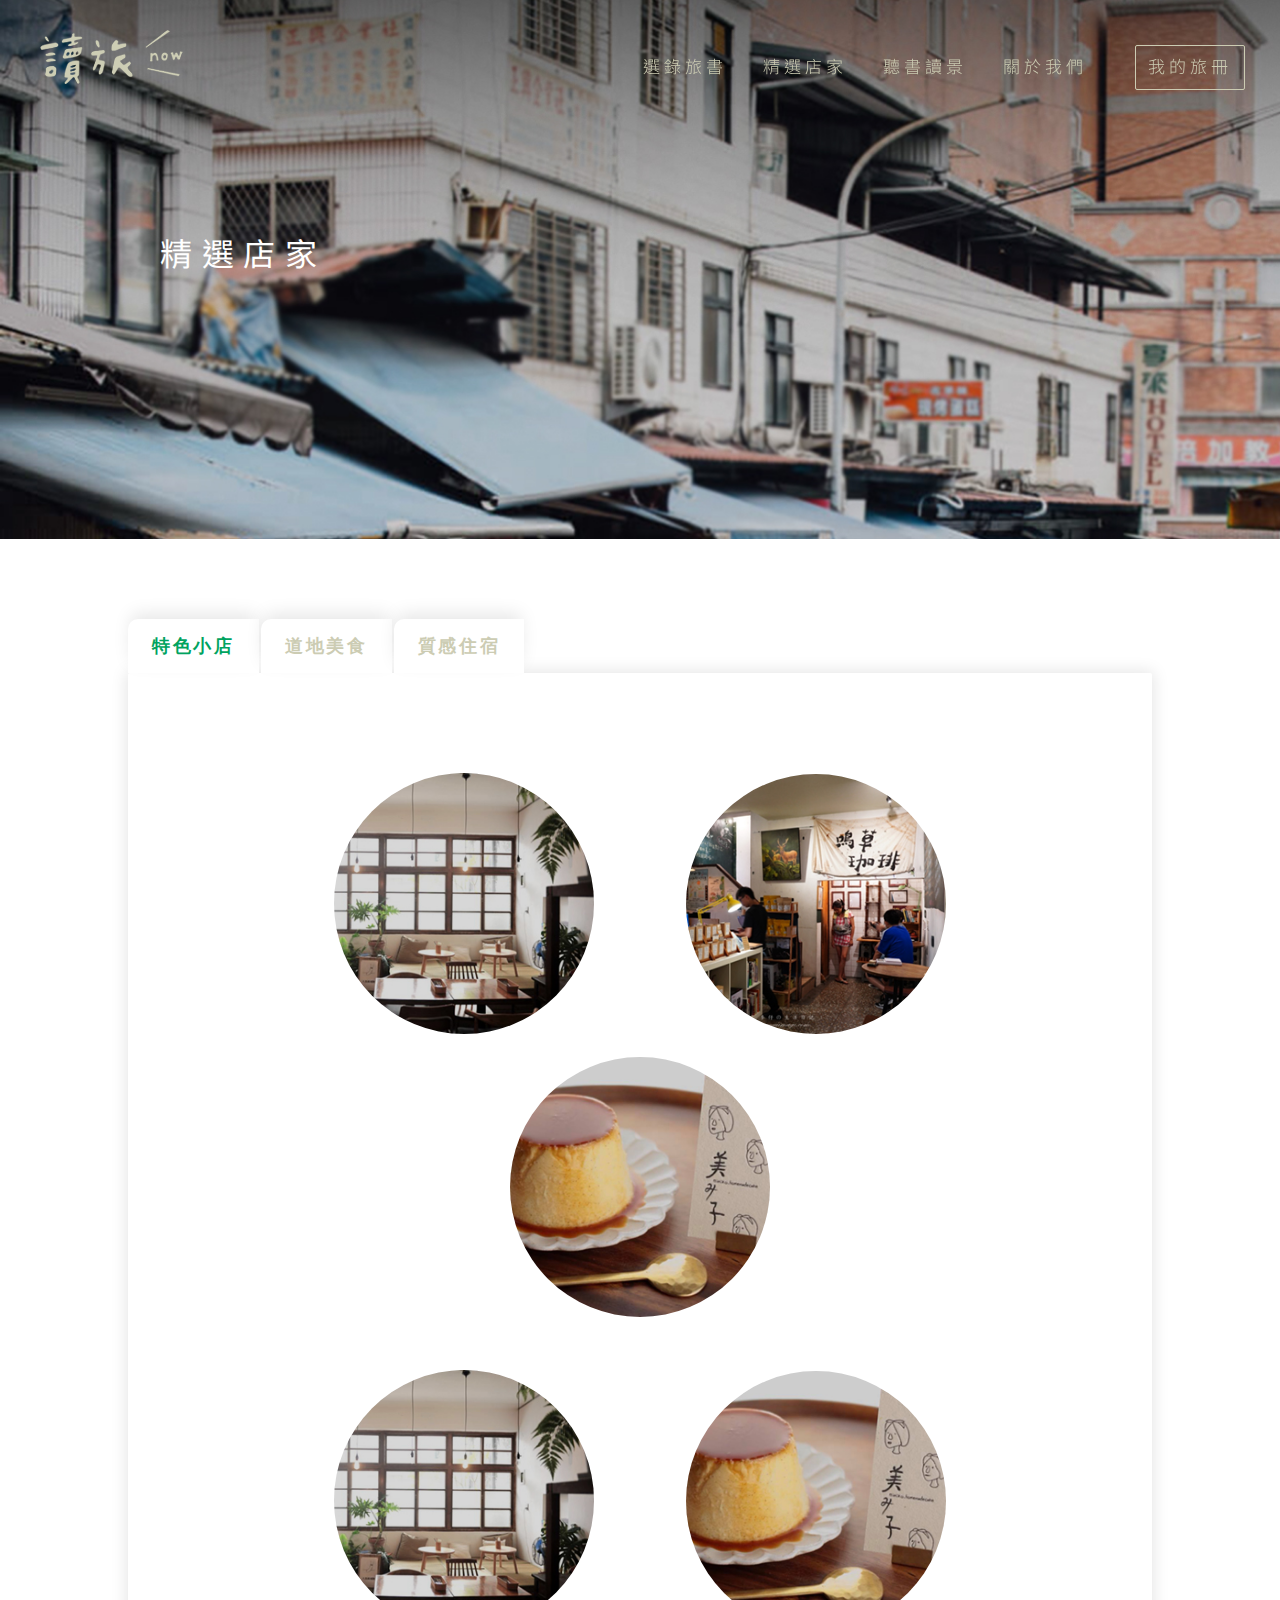
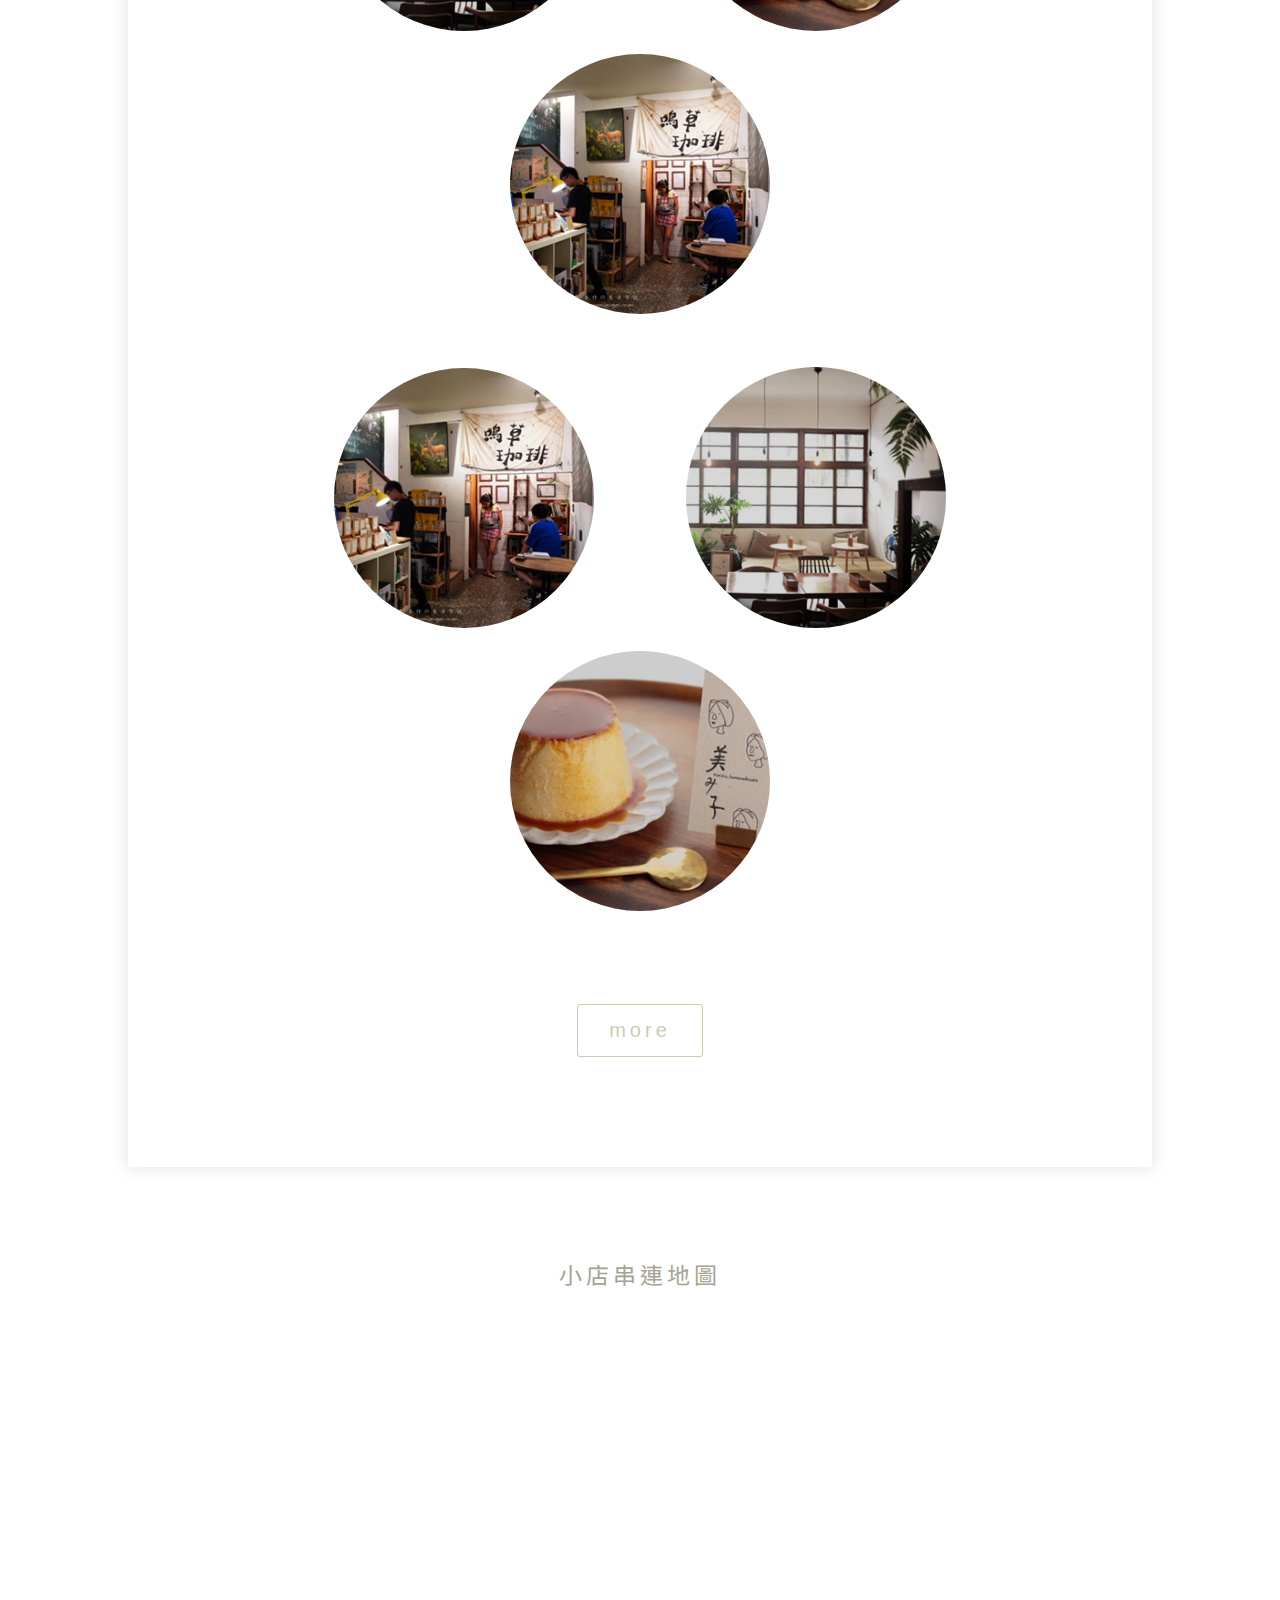
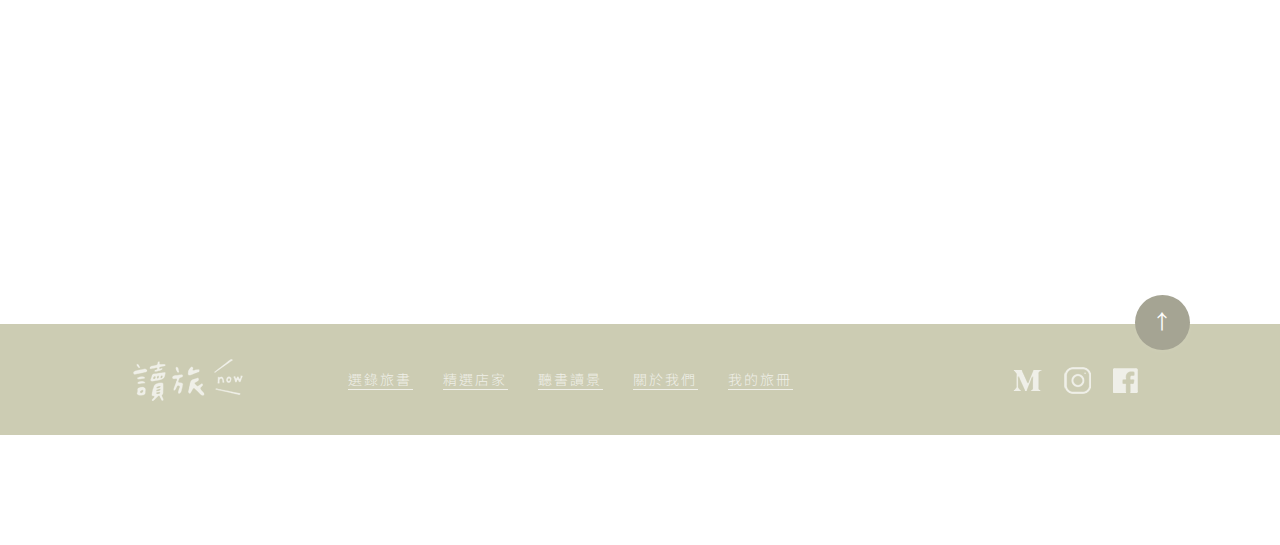
<file: stores.html>
<!doctype html>
<html lang="zh-Hant">
  <head>
    <meta charset="utf-8" >
    <title>讀旅 - 精選店家</title>
    <link rel="stylesheet" href="./css/stores.css">
    <link rel="icon" href="./images/_previmg.png" type="image/x-icon"/>
  </head>

  <body>
    <header class="header">
      <div class="header">
        <!-- logo -->
        <div class="logo">
          <a href="./index.html" class="logo">讀旅</a>
        </div>
        <!-- navbar -->  <!-- 加上語意 -->
        <nav class="nav">
          <ul class="nav right">
            <li class="browsing"><a href="./browse.html">選錄旅書</a></li>
            <li class="store_list"><a href="./stores.html">精選店家</a></li>
            <li class="audio"><a href="./audio.html">聽書讀景</a></li>
            <li class="about"><a href="./about.html">關於我們</a></li>
            <li class="my_book"><a href="./mybook.html">我的旅冊</a></li>
          </ul>
        </nav>
      </div>
    </header>

    <main class="main">
      <div id="top">
        <!-- top_banner -->
        <div class="banner">
          <div class="title_wrap">
              <h2>精選店家</h2>
          </div>
        </div>
      </div>

      <div id="tab_content">
        <div class="tab">
          <button class="recommend">特色小店</button>
          <button class="restaurant">道地美食</button>
          <button class="stay">質感住宿</button>
        </div>

        <div class="stores">
          <div class="recommend">
            <div class="row first">
              <a href="#" class="linkpage">
                <div class="info">
                  <p>｛散步咖啡｝</p>
                  <p>#老宅改裝小店</p>
                </div>
                <img src="./images/stores_img01.jpg" class="res" alt="">
              </a>
              <a href="#" class="linkpage">
                <div class="info">
                  <p>｛鳴草咖啡｝</p>
                  <p>#自家烘培手沖</p>
                </div>
                <img src="./images/stores_img02.jpg" class="res" alt="">
              </a>
              <a href="#" class="linkpage">
                <div class="info">
                  <p>｛美美子｝</p>
                  <p>#手作雞蛋糕</p>
                </div>
                <img src="./images/stores_img03.jpg" class="res" alt="">
              </a>
            </div>

            <div class="row second">
              <a href="#" class="linkpage">
                <div class="info">
                  <p>｛散步咖啡｝</p>
                  <p>#老宅改裝小店</p>
                </div>
                <img src="./images/stores_img01.jpg" class="res" alt="">
              </a>
              <a href="#" class="linkpage">
                <div class="info">
                  <p>｛散步咖啡｝</p>
                  <p>#老宅改裝小店</p>
                </div>
                <img src="./images/stores_img03.jpg" class="res" alt="">
              </a>
              <a href="#" class="linkpage">
                <div class="info">
                  <p>｛散步咖啡｝</p>
                  <p>#老宅改裝小店</p>
                </div>
                <img src="./images/stores_img02.jpg" class="res" alt="">
              </a>
            </div>

            <div class="row third">
              <a href="#" class="linkpage">
                <div class="info">
                  <p>｛散步咖啡｝</p>
                  <p>#老宅改裝小店</p>
                </div>
                <img src="./images/stores_img02.jpg" class="res" alt="">
              </a>
              <a href="#" class="linkpage">
                <div class="info">
                  <p>｛散步咖啡｝</p>
                  <p>#老宅改裝小店</p>
                </div>
                <img src="./images/stores_img01.jpg" class="res" alt="">
              </a>
              <a href="#" class="linkpage">
                <div class="info">
                  <p>｛散步咖啡｝</p>
                  <p>#老宅改裝小店</p>
                </div>
                <img src="./images/stores_img03.jpg" class="res" alt="">
              </a>
            </div>
          </div>

          <div class="restaurant">
            <div class="row first">
              <a href="#" class="linkpage">
                <div class="info">
                  <p>｛散步咖啡｝</p>
                  <p>#老宅改裝小店</p>
                </div>
                <img src="./images/stores_img01.jpg" class="res" alt="">
              </a>
              <a href="#" class="linkpage">
                <div class="info">
                  <p>｛散步咖啡｝</p>
                  <p>#老宅改裝小店</p>
                </div>
                <img src="./images/stores_img02.jpg" class="res" alt="">
              </a>
              <a href="#" class="linkpage">
                <div class="info">
                  <p>｛散步咖啡｝</p>
                  <p>#老宅改裝小店</p>
                </div>
                <img src="./images/stores_img03.jpg" class="res" alt="">
              </a>
            </div>

            <div class="row second">
              <a href="#" class="linkpage">
                <div class="info">
                  <p>｛散步咖啡｝</p>
                  <p>#老宅改裝小店</p>
                </div>
                <img src="./images/stores_img01.jpg" class="res" alt="">
              </a>
              <a href="#" class="linkpage">
                <div class="info">
                  <p>｛散步咖啡｝</p>
                  <p>#老宅改裝小店</p>
                </div>
                <img src="./images/stores_img03.jpg" class="res" alt="">
              </a>
              <a href="#" class="linkpage">
                <div class="info">
                  <p>｛散步咖啡｝</p>
                  <p>#老宅改裝小店</p>
                </div>
                <img src="./images/stores_img02.jpg" class="res" alt="">
              </a>
            </div>

            <div class="row third">
              <a href="#" class="linkpage">
                <div class="info">
                  <p>｛散步咖啡｝</p>
                  <p>#老宅改裝小店</p>
                </div>
                <img src="./images/stores_img02.jpg" class="res" alt="">
              </a>
              <a href="#" class="linkpage">
                <div class="info">
                  <p>｛散步咖啡｝</p>
                  <p>#老宅改裝小店</p>
                </div>
                <img src="./images/stores_img01.jpg" class="res" alt="">
              </a>
              <a href="#" class="linkpage">
                <div class="info">
                  <p>｛散步咖啡｝</p>
                  <p>#老宅改裝小店</p>
                </div>
                <img src="./images/stores_img03.jpg" class="res" alt="">
              </a>
            </div>
          </div>

          <div class="stay">
            <div class="row first">
              <a href="#" class="linkpage">
                <div class="info">
                  <p>｛散步咖啡｝</p>
                  <p>#老宅改裝小店</p>
                </div>
                <img src="./images/stores_img01.jpg" class="res" alt="">
              </a>
              <a href="#" class="linkpage">
                <div class="info">
                  <p>｛散步咖啡｝</p>
                  <p>#老宅改裝小店</p>
                </div>
                <img src="./images/stores_img02.jpg" class="res" alt="">
              </a>
              <a href="#" class="linkpage">
                <div class="info">
                  <p>｛散步咖啡｝</p>
                  <p>#老宅改裝小店</p>
                </div>
                <img src="./images/stores_img03.jpg" class="res" alt="">
              </a>
            </div>

            <div class="row second">
              <a href="#" class="linkpage">
                <div class="info">
                  <p>｛散步咖啡｝</p>
                  <p>#老宅改裝小店</p>
                </div>
                <img src="./images/stores_img01.jpg" class="res" alt="">
              </a>
              <a href="#" class="linkpage">
                <div class="info">
                  <p>｛散步咖啡｝</p>
                  <p>#老宅改裝小店</p>
                </div>
                <img src="./images/stores_img03.jpg" class="res" alt="">
              </a>
              <a href="#" class="linkpage">
                <div class="info">
                  <p>｛散步咖啡｝</p>
                  <p>#老宅改裝小店</p>
                </div>
                <img src="./images/stores_img02.jpg" class="res" alt="">
              </a>
            </div>

            <div class="row third">
              <a href="#" class="linkpage">
                <div class="info">
                  <p>｛散步咖啡｝</p>
                  <p>#老宅改裝小店</p>
                </div>
                <img src="./images/stores_img02.jpg" class="res" alt="">
              </a>
              <a href="#" class="linkpage">
                <div class="info">
                  <p>｛散步咖啡｝</p>
                  <p>#老宅改裝小店</p>
                </div>
                <img src="./images/stores_img01.jpg" class="res" alt="">
              </a>
              <a href="#" class="linkpage">
                <div class="info">
                  <p>｛散步咖啡｝</p>
                  <p>#老宅改裝小店</p>
                </div>
                <img src="./images/stores_img03.jpg" class="res" alt="">
              </a>
            </div>
          </div>

          <div class="more_btn">
            <button type="button" name="more">more</button>
          </div>
        </div>

        <div class="map">
          <h2>小店串連地圖</h2>
          <div class="map_embed">
            <iframe src="https://www.google.com/maps/embed?pb=!1m14!1m12!1m3!1d9195.963855351898!2d121.74819532451986!3d24.75551418281547!2m3!1f0!2f0!3f0!3m2!1i1024!2i768!4f13.1!5e0!3m2!1szh-TW!2stw!4v1602442031380!5m2!1szh-TW!2stw" width="1000" height="450" frameborder="0" style="border:0;" allowfullscreen="" aria-hidden="false" tabindex="0"></iframe>
          </div>
        </div>
      </div>

    </main>

    <footer class="footer">
      <div class="footer">
        <!-- logo -->
        <div class="logo">
          <a href="/" class="logo">讀旅</a>
        </div>
        <!-- navbar -->  <!-- 加上語意 -->
        <nav class="bottom">
          <ul class="bottom">
            <li class="bottom_browsing"><a href="./browse.html">選錄旅書</a></li>
            <li class="bottom_store_list"><a href="./stores.html">精選店家</a></li>
            <li class="bottom_audio"><a href="./audio.html">聽書讀景</a></li>
            <li class="bottom_about"><a href="./about.html">關於我們</a></li>
            <li class="bottom_my_book"><a href="./mybook.html">我的旅冊</a></li>
          </ul>
        </nav>

        <div class="icon">
          <a href="#" class="medium"><img src="./images/icon_medium_29x21.png" class="medium" alt=""></a>
          <a href="#" class="ig"><img src="./images/icon_ig_27x27.png" class="ig" alt=""></a>
          <a href="#" class="fb"><img src="./images/icon_fb_25x25.png" class="fb" alt=""></a>
        </div>
      </div>

      <div class="to_top">
        <a href="#top">↑</a>
      </div>
    </footer>
  </body>

</html>
</file>
<file: css/index.css>
@import "./common/all.css";
@import "./common/header.css";
@import "./common/footer.css";

/* header.header{
  position: fixed;
} */

main.main{
  /* border: 1px solid blue; */
  min-width: 1200px;
  margin: 0 auto;
}

div#top{
  /* border: 1px solid black; */
  position: relative;
}

div#top div.banner{
  /* border: 1px solid red; */
  background-image: url("../images/banner_road_1520x1013.jpg");
  background-repeat: no-repeat;
  background-size: cover;
  display: inline-block;
  width: 100%;
  height: 100vh;
  /* 加上position屬性及z-index，以顯現div.banner_content */
  /* position: relative;
  z-index: -2; */
}

div#top::before{
  /* border: 1px solid red; */
  content: "";
  display: block;
  min-width: 100%;
  height: 200px;
  background-image: url("../images/banner_wave_1519x200.png");
  background-repeat: no-repeat;
  background-size: cover;
  position: absolute;
  left: 0;
  right: 0;
  bottom: 0;
}

div#top div.top_content{
  /* border: 1px solid aquamarine; */
  width: 80%;
  display: block;
  margin: 0 auto;
  position: absolute;
  bottom: 3%;
  left: 0;
  right: 0;
}

div#top div.top_content div.bt_start{
  /* border: 1px solid greenyellow; */
  width: 10%;
  display: inline-block;
}

div#top div.top_content div.bt_start::before{
  /* border: 1px solid black; */
  content: "";
  display: inline-block;
  background-color: #fff;
  width: 123px;
  height: 123px;
  border-radius: 50%;
  position: absolute;
  top: -6%;
  left: -.5%;
  /* z-index: 0; */
}

div#top div.top_content div.bt_start a.bt_start{
  border: 2px solid hsla(57, 9%, 61%, 1);
  width: 110px;
  height: 110px;
  background-color: #fff;
  border-radius: 50%;
  display: inline-block;
  padding-top: 25%;
  /* vertical-align: top; */

  color: hsla(57, 9%, 61%, 1);
  text-align: center;
  font-size: 1.6rem;  /* 16px */
  box-shadow: -1px 4px 74px -16px rgba(0, 0, 0, .3);
  position: relative;
}

div#top div.top_content div.bt_start a.bt_start:hover{
  border: 2px solid hsla(60, 100%, 40%, 1);
  background-color: #fff;
  color: hsla(60, 100%, 40%, 1);
  transition: all 0.1s ease-out 0s;
  width: 111px;
  height: 111px;
}

div#top div.top_content div.para_desc{
  /* border: 1px solid green; */
  color: hsla(0, 0%, 67%, 1);
  display: inline-block;
  padding: 0 5px;
  vertical-align: bottom;

  letter-spacing: 0.3em;
  font-size: 1.6rem;  /* 16px */
}

div#top div.top_content div.para_intro{
  /* border: 1px solid crimson; */
  width: calc(100% - 355px - 107px);
  display: inline-block;
  padding: 3px 20px;
  float: right;
  position: absolute;
  right: 5%;
  bottom: 8%;

  color: hsla(57, 9%, 61%, 1);
  font-size: 1.7rem;  /* 17px */
  font-style: italic;
  letter-spacing: 0.15em;
  text-align: center;
}

div#browse{
  /* border: 1px solid DarkOrchid; */
  margin: 120px 0;
  margin: 120px auto;
  position: relative;
  width: 75%;
}

div#browse div.browse_img_area{
  /* border: 1px solid chocolate; */
  width: 100%;
  overflow: hidden;
  position: relative;
}

div#browse div.browse_img_area::after{
  content: "";
  display: block;
  /* border: 1px solid black; */
  width: 100%;
  background-image: url("../images/browsing_wave_369x106.png");
  background-repeat: no-repeat;
  background-size: contain;
  padding-top: 10%;
  position: absolute;
  bottom: -1%;
  left: -1%;
}

div#browse div.browse_img_area div.title_browse{
  /* border: 1px solid gold; */
  position: absolute;
  bottom: 1%;
  left: 10%;
  z-index: 10;
}

div#browse div.browse_img_area div.title_browse h2.browse{
  /* border: 1px solid greenyellow; */
  font-size: 2.6rem;  /* 26px */
  letter-spacing: 0.6rem;
  color: hsla(155, 100%, 32%, 1);
  display: inline-block;
  font-weight: 500
}

div#browse div.browse_img_area div.title_browse h2.browse::before{
  content: "";
  display: inline-block;
  width: 29px;
  height: 41px;
  background-image: url("../images/index_title_deco.svg");
  background-repeat: no-repeat;
  background-size: cover;
  transform: rotate(4deg) translateY(11px);
  margin-right: 17px;
}

div#browse div.browse_para{
  /* border: 1px solid GoldenRod; */
  text-align: right;
  margin-top: 20px;
  display: inline-block;
  float: right;
}

div#browse div.browse_para p{
  color: hsla(57, 9%, 61%, 1);
  letter-spacing: 0.2rem;
  line-height: 2;
  font-size: 1.5rem;  /* 15px */
}

div#browse div.bt_browse_page{
  /* border: 1px solid blue; */
  display: inline-block;
  width: 100%;
  text-align: center;
  position: relative;
}


div#browse div.bt_browse_page img.deco_left{
  /* border: 1px solid red; */
  width: 481px;
  height: 49px;
  position: absolute;
  left: 0;
  top: 23%;

}

div#browse div.bt_browse_page img.deco_right{
  /* border: 1px solid red; */
  width: 463px;
  height: 36px;
  position: absolute;
  right: 0;
  bottom: 23%;
}

div#browse div.bt_browse_page a.bt_browse_page{
  border: 2px solid hsla(57, 9%, 61%, 1);
  width: 116px;
  height: 116px;
  background-color: #fff;
  border-radius: 50%;
  display: inline-block;
  padding-top: 3.5%;
  margin: 20px 25px;

  color: hsla(57, 9%, 61%, 1);
  text-align: center;
  font-size: 1.7rem;  /* 17px */
  letter-spacing: 0.4rem;
  /* box-shadow: -1px 4px 74px -16px rgba(0, 0, 0, .3); */
}

div#browse div.bt_browse_page a.bt_browse_page:hover{
  border: 2px solid hsla(60, 100%, 40%, 1);
  background-color: #fff;
  color: hsla(60, 100%, 40%, 1);
  transition: all 0.1s ease-out 0s;
  width: 117px;
  height: 117px;
}

div#para_area{
  /* border: 1px solid Aquamarine; */
  width: 75%;
  margin: 0 auto;
  font-size: 0;
}

div#para_area div.para{
  /* border: 1px solid red; */
  width: 45%;
  display: inline-block;
  font-size: 1.6rem;
  vertical-align: top;
}

div#para_area div.para p.quot_left{
  /* border: 1px solid black; */
  font-size: 30rem;  /* 300px */
  font-family: "新細明體";
  color: hsla(60, 20%, 75%, .4);
  display: inline-block;
  position: absolute;
  left: -4%;
  vertical-align: top;
}

/* div#para_area div.para p.quot_right{
  border: 1px solid black;
  vertical-align: bottom;
  float: right;
  width: 100%;
  text-align: right;
}  */

div#para_area div.para p.main_para{
  /* border: 1px solid purple; */
  color: #898989;
  display: inline-block;
  letter-spacing: 0.1em;
  line-height: 1.7;
  margin: 10% 0 0 15%;
}

div#para_area div.img_area{
  /* border: 1px solid blue; */
  display: inline-block;
  max-width: 50%;
  font-size: 1.4rem;
  position: relative;
  margin-top: 25%;
  margin-left: 5%;
}

div#para_area div.img_area p.sentence{
  display: inline-block;
  background-color: hsla(60, 20%, 75%, 1);
  padding: 5px 20px;
  text-align: center;
  color: #fff;
  width: 60%;
  position: absolute;
  top: 0;
  right: 0;
}

div#para_area div.img_area img.sentence_img{
  /* opacity: 75%; */
  /* position: absolute; */
  margin: 20px;
  margin-left: 40px;
  margin-bottom: -70px;
}

div#make{
  width: 75%;
  margin: 0 auto;

}

 div#make div.title_make{
  /* border: 1px solid Aquamarine; */
  position: relative;
 }

 div#make div.title_make h2.make{
   /* border: 1px solid IndianRed; */
   font-size: 2.2rem;  /* 22px */
   color: #7f7f7f;
   display: inline-block;
   transform: rotate(-10deg);
   position: absolute;
   top: 20px;
   left: 10%;
 }

div#make div.title_make h2.make::after{
  content: "";
  display: inline-block;
  width: 30px;
  height: 38px;
  background-image: url("../images/index_title_deco.svg");
  background-repeat: no-repeat;
  background-size: cover;
  transform: scaleX(-1) rotate(9deg) translateY(8px);
  margin-left: 7px;
}

div#make div.border{
  border: 1px solid transparent;
  /* border: 1px solid red; */
  width: 100%;
  /* height: 90vh; */
  background-image: url("../images/index_make_border.svg");
  background-repeat: no-repeat;
  background-size: contain;
}

div#make div.border div.wrap{
  /* border: 1px solid orange; */
  margin: 0 auto;
  width: 75%;
  font-size: 0;
  margin-top: 20%;
  margin-bottom: 16%;
}

div#make div.border div.wrap div.make{
  /* border: 1px solid blue; */
  text-align: center;
  display: inline-block;
}

div#make div.border div.wrap div.step01, .step02{
  margin-right: calc((100% - (170px * 3)) / 2);
}

/* div#make div.border div.wrap div.make img.icon01{
  width: 142px;
  height: 145px;
}

div#make div.border div.wrap div.make img.icon02{
  width: 110px;
  height: 149px;
}

div#make div.border div.wrap div.make img.icon03{
  width: 157px;
  height: 132px;
} */

div#make div.border div.wrap div.make p{
  font-size: 1.7rem;
  margin-top: 30px;
  color: hsla(60, 20%, 75%, 1);
}

div#make div.border div.bt_make{
  /* border: 1px solid blue; */
  display: inline-block;
  width: 100%;
  text-align: center;
  position: relative;
  /* margin-bottom: 80px; */
}

div#make div.border div.bt_make a.bt_make{
  width: 138px;
  height: 138px;
  border: 9px solid #fff;
  background-color: hsla(60, 20%, 75%, 1);
  border-radius: 50%;
  display: inline-block;
  padding-top: 4%;
  margin: -6% 8% 8% 0;

  color: #fff;
  text-align: center;
  font-size: 1.7rem;  /* 17px */
  letter-spacing: 0.4rem;
  float: right;
  /* box-shadow: -1px 4px 74px -16px rgba(0, 0, 0, .3); */
}

div#make div.border div.bt_make a.bt_make:hover{
  background-color: hsla(60, 100%, 40%, 1);
  color: #fff;
  transition: all 0.2s ease-out 0s;
  width: 140px;
  height: 140px;
}

div#comment{
  /* border: 1px solid red; */
  width: 65%;
  margin: 0 auto 8%;
}

div#comment div.title_comment{
  /* border: 1px solid cyan; */
  display: inline-block;
  float: left;
}

div#comment div.title_comment h2.comment{
  color: hsla(155, 100%, 32%, 1);
  letter-spacing: 0.3em;
  font-size: 2.6rem;
}

div#comment div.title_comment h2.comment::after{
  content: "";
  display: inline-block;
  width: 27px;
  height: 30px;
  background-image: url("../images/index_title_deco.svg");
  background-repeat: no-repeat;
  background-size: cover;
  transform: scaleX(-1) rotate(9deg) translateY(4px);
  margin-left: 10px;
}

div#comment div.card{
  /* border: 1px solid blue; */
  border-top-left-radius: 100px;
  width: 80%;
  display: inline-block;
  background-color: #fff;
  box-shadow: 5px 2px 50px -20px rgba(0, 0, 0, .3);
  text-align: center;
}

div#comment div.card div.wrap{
  /* border: 1px solid black; */
  padding: 45px 0;
}

div#comment div.card div.wrap div.comme_avatar01{
  /* border: 1px solid aqua; */
  display: inline-block;
  width: 16%;
  vertical-align: middle;
}

div#comment div.card div.wrap div.comme_avatar01 img.avatar01{
  border-radius: 50%;
  width: 113px;
  height: 113px;
  overflow: hidden;
}

div#comment div.card div.wrap div.comme_para01{
  /* border: 1px solid purple; */
  width: 67%;
  display: inline-block;
  text-align: center;
  margin-left: 20px;
  vertical-align: middle;
}

div#comment div.card div.wrap div.comme_para01 p{
  /* border: 1px solid pink; */
  display: inline-block;

  font-size: 1.6rem;
  color: hsla(57, 9%, 61%, 1);
  text-align: center;
  line-height: 2;
}

div#comment div.card div.wrap div.comme_para01 p.name{
  font-size: 1.5rem;
  color: hsla(06, 20%, 75%, 1);
  opacity: 65%;
  margin-top: 10px;
}

/* div#comment div.card div.wrap div.dot{
  border: 1px solid coral;
  display: inline-block;
}

div#comment div.card div.wrap div.dot ul > li{
  border: 1px solid blue;
} */
</file>
<file: css/about.css>
@import "./common/all.css";
@import "./common/header.css";
@import "./common/footer.css";

main.main{
  /* border: 1px solid blue; */
  min-width: 1200px;
  margin: 0 auto;
}

div#top div.banner{
  /* border: 1px solid red; */
  background-image: url("../images/about_banner_girl.jpg");
  background-repeat: no-repeat;
  background-size: cover;
  width: 100%;
  height: 60vh;
}

div#top div.banner div.title_wrap{
  /* border: 1px solid cyan; */
  width: 75%;
  margin: 0 auto;
  padding-top: 18%;
}

div#top div.banner div.title_wrap h2{
  font-size: 3.2rem;
  color: #fff;
}

div#content div.text_ab, .text_ab2{
  /* border: 1px solid blue; */
  text-align: center;
  margin: 50px 0;
}

div#content div.text_ab h2{
  font-size: 2.6rem;
  font-weight: 500;
  color: hsla(155, 100%, 32%, 1);
  margin: 30px;
}

div#content p{
  font-size: 1.6rem;
  color: hsla(57, 9%, 61%, 1);
  line-height: 1.7;
  letter-spacing: 0.3rem;
}

div#content div.img{
  /* border: 1px solid gold; */
  text-align: center;
  margin: 65px;
}

div.about_logo{
  text-align: center;
  margin: 80px 0 150px 0;
  opacity: 60%;
}
</file>
<file: css/audio.css>
@import "./common/all.css";
@import "./common/header.css";
@import "./common/footer.css";

main.main{
  /* border: 1px solid blue; */
  min-width: 1200px;
  margin: 0 auto;
}

div#top div.banner{
  /* border: 1px solid red; */
  background-image: url("../images/audio_banner.jpg");
  background-repeat: no-repeat;
  background-size: cover;
  width: 100%;
  height: 60vh;
  display: inline-block;
}

div#top div.banner div.title_wrap{
  /* border: 1px solid red; */
  width: 75%;
  margin: 0 auto;
  padding-top: 18%;
}

div#top div.banner div.title_wrap h2{
  font-size: 3.2rem;
  color: #fff;
  /* box-shadow: -1px 4px 74px -16px rgba(100, 0, 0, .3); */
}

div#top div.filter_wrap{
  /* border: 1px solid cyan; */
  width: 75%;
  margin: 0 auto 80px;
  transform: translateY(-25%);
}

div#top div.filter_wrap div.filter_bar{
  /* border: 1px solid blue; */
  background-color: #fff;
  box-shadow: 0px 0px 16px 2px rgba(0, 0, 0, .1);
  width: 75%;
  height: 55px;
  margin-bottom: 20px;
}

/* div#top div.filter_wrap div.filter_bar::before{
  border: 1px solid green;
  content: "tag filter";
  font-size: 1.6rem;
  color: #a5a5a5;
  margin: 15px;
  display: inline-block;
} */

div#top div.filter_wrap div.tags span{
  font-size: 2rem;
  color: #a5a5a5;
  margin-right: 10px;
}

div#audio{
  /* border: 1px solid cyan; */
  width: 75%;
  margin: 0 auto;
}

div#audio div.audio{
  /* border: 1px solid black; */
  /* border-top: 1px solid hsla(0, 0%, 90%, .8); */
  background-color: #fff;
  box-shadow: 4px 4px 38px -9px hsla(0, 0%, 90%, .8);
  width: 90%;
  margin-left: 20px;
  margin-bottom: 20px;
  padding: 25px 0;
  text-align: center;
  border-radius: 3px;
}

div#audio div.audio.card05{
  /* border-bottom: 1px solid hsla(0, 0%, 90%, .8); */
}

div#audio div.audio div.img{
  /* border: 1px solid orange; */
  display: inline-block;
  width: 18%;
  /* padding-left: 20px; */
  vertical-align: top;
}

div#audio div.audio div.img img{
  border-radius: 50%;
  overflow: hidden;
  width: 130px;
}

div#audio div.audio div.text{
  /* border: 1px solid greenyellow; */
  display: inline-block;
  width: 70%;
  vertical-align: top;
  padding: 20px;
  padding-left: 5px;
  text-align: left;
}

div#audio div.audio div.text h2{
  font-size: 2rem;
  color: hsla(155, 100%, 32%, 1);
  margin: 10px 0;
  letter-spacing: 0.5rem;
}

div#audio div.audio div.text p{
  font-size: 1.6rem;
  color: hsla(57, 9%, 61%, 1);
  letter-spacing: 0.4rem;
  margin: 10px 0 15px 3px;
}

div#audio div.audio div.text p > img{
  margin-left: 5px;
  opacity: 70%;
  width: 11px;
}

div#audio div.audio div.btn{
  /* border: 1px solid IndianRed; */
  display: inline-block;
  width: 10%;
  vertical-align: top;
  padding: 10px;
  margin-top: 13px;
  text-align: center;
  position: relative;
}

div#audio div.audio div.btn::before{
  border-right: 1px solid hsla(60, 20%, 75%, .4);
  content: "";
  display: inline-block;
  height: 100px;
  position: absolute;
  /* margin-right: 10px; */
  left: 0;
}

div#audio div.audio div.btn button{
  /* border: 1px solid black; */
  border: 1px solid transparent;
  width: 45px;
  height: 28px;
  border-radius: 2px;
  margin: 3px;
  font-size: 1.3rem;
  background-color: transparent;
  letter-spacing: 0.1rem;
}

div#audio div.more_btn{
  text-align: center;
  padding: 70px 0 150px 0;
}

div#audio div.more_btn button{
  border: 1px solid hsla(60, 20%, 75%, 1);
  outline: none;
  background-color: #fff;
  border-radius: 3px;
  width: 13%;
  color: hsla(60, 20%, 75%, 1);
  margin: 0 auto;
  padding: 14px 0;
  font-size: 2rem;
  letter-spacing: 0.4rem;
  font-weight: 300;
}
</file>
<file: css/browse.css>
@import "./common/all.css";
@import "./common/header.css";
@import "./common/footer.css";

main.main{
  /* border: 1px solid blue; */
  min-width: 1200px;
  margin: 0 auto;
}

div#top div.banner{
  /* border: 1px solid red; */
  background-image: url("../images/browse_banner.jpg");
  background-repeat: no-repeat;
  background-size: cover;
  width: 100%;
  height: 60vh;
  display: inline-block;
}

div#top div.banner div.title_wrap{
  /* border: 1px solid red; */
  width: 75%;
  margin: 0 auto;
  padding-top: 18%;
}

div#top div.banner div.title_wrap h2{
  font-size: 3.2rem;
  color: #fff;
  /* box-shadow: -1px 4px 74px -16px rgba(100, 0, 0, .3); */
}

div#top div.filter_wrap{
  /* border: 1px solid cyan; */
  width: 75%;
  margin: 0 auto 70px;
  transform: translateY(-25%);
}

div#top div.filter_wrap div.filter_bar{
  /* border: 1px solid blue; */
  background-color: #fff;
  box-shadow: 0px 0px 16px 2px rgba(0, 0, 0, .1);
  width: 75%;
  height: 55px;
  margin-bottom: 20px;
}

/* div#top div.filter_wrap div.filter_bar::before{
  border: 1px solid green;
  content: "tag filter";
  font-size: 1.6rem;
  color: #a5a5a5;
  margin: 15px;
  display: inline-block;
} */

div#top div.filter_wrap div.tags span{
  font-size: 2rem;
  color: #a5a5a5;
  margin-right: 10px;
}

div#content{
  /* border: 1px solid DarkOrchid; */
  margin: 0 auto;
  /* position: relative; */
  width: 85%;
  font-size: 0;
}


div#content div.content_wrap{
  /* border: 1px solid red; */
  width: 95%;
  margin: 0 auto;
  margin-bottom: 60px;
}

div#content div.content_wrap a.linkpage{
  /* border: 1px solid aquamarine; */
  display: inline-block;
  margin-right: calc((100% - 380px * 3) / 2);
}

div#content div.content_wrap a.last{
  margin-right: 0;
}

div#content div.content_wrap a.linkpage div.card{
  border: 1px solid hsla(60, 20%, 75%, 1);
  display: inline-block;
  width: 380px;
  background-color: #fff;
  /* box-shadow: 0px 0px 16px 2px rgba(0, 0, 0, .1); */
  padding: 7px 11px;
  position: relative;
}

div#content div.content_wrap  a.linkpage:hover > div.card{
  opacity: 70%;
  border: 1px solid hsla(60, 100%, 40%, 1);
  transition: all 0.2s ease-in 0s;
}

div#content div.content_wrap a.linkpage div.card img{
  width: 100%;
  margin: 0 auto;
  text-align: center;
  display: inline-block;
}

div#content div.content_wrap a.linkpage div.card div.bt_wrap{
  /* border: 1px solid orange; */
  text-align: right;
  /* transform: translateY(-35%); */
  /* padding-right: 8px; */
  position: absolute;
  right: 5%;
  top: 50%;
}

div#content div.content_wrap a.linkpage div.card div.bt_wrap span{
  /* border: 1px solid gray; */
  display: inline-block;
  font-size: 1.6rem;
  width: 45px;
  height: 45px;
  padding: 10% 13% 0 0;
  margin-right: 6px;
  border-radius: 50%;
  background-color: hsla(57, 9%, 61%, 1);
  color: #fff;
  letter-spacing: 0.2rem;
  font-weight: 200;
  box-shadow: 1px 2px 10px 3px hsla(155, 0%, 30%, .2);
}

div#content div.content_wrap a.linkpage div.card div.bt_wrap span:hover{
  background-color: hsla(60, 100%, 40%, 1);
  transition: all 0.2s ease-out 0s;
}

div#content div.content_wrap a.linkpage div.card div.intro{
  padding: 0 10px;
}

div#content div.content_wrap a.linkpage div.card div.intro h3{
  font-size: 1.8rem;
  color: hsla(155, 100%, 32%, 1);
  font-weight: 400;
  letter-spacing: 0.35rem;
  padding: 30px 0 0 8px;
}

div#content div.content_wrap a.linkpage div.card div.intro p{
  /* border: 1px solid brown; */
  width: 95%;
  /* margin: 20px auto 10px; */
  padding: 13px 0 25px 20px;
  font-size: 1.5rem;
  line-height: 1.7;
  letter-spacing: 0.2rem;
  color: #a5a5a5;
}

div#content div.more_btn{
  /* border: 1px solid olive; */
  text-align: center;
  padding: 5px 0 100px 0;
}

div#content div.more_btn button{
  border: 1px solid hsla(60, 20%, 75%, 1);
  outline: none;
  background-color: #fff;
  border-radius: 3px;
  width: 13%;
  color: hsla(60, 20%, 75%, 1);
  margin: 0 auto;
  padding: 14px 0;
  font-size: 2rem;
  letter-spacing: 0.4rem;
  font-weight: 300;
}

div#content div.more_btn button:hover{
  background-color: hsla(60, 20%, 75%, 1);
  color: #fff;
  transition: all 0.1s ease-out 0s;
}
</file>
<file: css/mybook.css>
@import "./common/all.css";
@import "./common/header.css";
@import "./common/footer.css";

header.header{
  position: relative;
  background-color: transparent;
  background-color: #fff;
  box-shadow: 4px 3px 24px -16px hsla(60, 0%, 20%, .4);
  position: sticky;
  top: 0;
  margin-top: -110px;
  width: 100%;
  min-width: 1200px;
  z-index: 999;
}

main.main{
  /* border: 1px solid blue; */
  min-width: 1200px;
  margin: 0 auto;
}

div#top div.title_wrap{
  /* border: 1px solid cyan; */
  width: 75%;
  margin: 0 auto;
  padding-top: 13%;
  text-align: center;
}

div#top div.title_wrap h2{
  /* border: 1px solid gold; */
  font-size: 3.2rem;
  color: hsla(57, 9%, 61%, 1);
}

div#top div.title_wrap p{
  font-size: 2rem;
  color: hsla(57, 9%, 61%, 1);
  margin-top: 8px;
  letter-spacing: 0.4rem;
}

div#top div.back img{
  /* border: 1px solid GoldenRod; */
  position: absolute;
  top: 28%;
  left: 10%;
  opacity: 70%;
}

div#sop{
  /* border: 1px solid red; */
  width: 70%;
  margin: 50px auto;
}

div.sop01{
  margin-top: 100px !important;
}


div#sop div.h_wrap div.sop_num{
  /* border: 1px solid Chartreuse; */
  display: inline-block;
  width: 58px;
  height: 58px;
  border-radius: 50%;
  background-color: hsla(57, 9%, 61%, 1);
  margin: 12px;
  margin-right: 25px;
}

div#sop div.h_wrap div.sop_num p{
  /* border: 1px solid chocolate; */
  font-size: 2.4rem;
  font-family: "Yu Gothic UI";
  font-weight: normal;
  color: #fff;
  text-align: center;
  padding: 12px 0;
}

div#sop div.h_wrap div.heading{
  display: inline-block;
  min-width: 35%;
}

div#sop div.h_wrap div.heading h2{
  /* border: 1px solid IndianRed; */
  font-size: 2.6rem;
  color: hsla(57, 9%, 61%, 1);
  display: inline-block;
}

div#sop div.h_wrap div.heading p{
  /* border: 1px solid greenyellow; */
  font-size: 1.9rem;
  color: hsla(60, 20%, 75%, 1);
  letter-spacing: 0.4rem;
  float: right;
  padding: 8px;
  margin-left: 10px;
  width: 250px;
}

div#sop div.content div.line{
  /* border: 1px solid purple; */
  border-right: 1px solid hsla(57, 9%, 61%, 1);
  width: 40px;
  height: 700px;
  display: inline-block;
  margin-right: 30px;
}

div#sop div.content div.shorter{
  height: 370px;
}

div#sop div.content div.card_wrap{
  /* border: 1px solid aquamarine; */
  width: 80%;
  display: inline-block;
}

div#sop div.content div.card_wrap div.card{
  background-color: #fff;
  box-shadow: 0px 0px 16px 2px rgba(0, 0, 0, .1);
  margin: 40px 0;
  width: 900px;
  border-radius: 8px;
  overflow: hidden;
  font-size: 0;
  position: relative;
}

div#sop div.content div.card_wrap div.card div.img{
  /* border: 1px solid cyan; */
  display: inline-block;
}

div#sop div.content div.card_wrap div.card div.info{
  /* border: 1px solid green; */
  width: 50%;
  display: inline-block;
  /* float: right; */
  /* margin: 30px 70px 0 0; */
  position: absolute;
  top: 12%;
  left: 38%;
}

div#sop div.content div.card_wrap div.card div.info span.edit{
  border: 1px solid hsla(57, 9%, 61%, 1);
  display: inline-block;
  width: 20%;
  text-align: center;
  font-size: 1.4rem;
  padding: 8px 0;
  margin: 10px;
  border-radius: 3px;
  background-color: #fff;
  color: hsla(57, 9%, 61%, 1);
  letter-spacing: 0.2rem;
}

div#sop div.content div.card_wrap div.card div.info h2{
  margin-bottom: 25px;
  font-size: 2.3rem;
  letter-spacing: 0.3rem;
  color: hsla(155, 100%, 32%, 1);
  display: block;
}

div#sop div.content div.card_wrap div.card div.info p{
  font-size: 1.6rem;
  margin-bottom: 30px;
  line-height: 2;
  color: hsla(57, 9%, 61%, 1);
  margin-left: 1%;
}

div#btn{
  /* border: 1px solid red; */
  width: 75%;
  margin: 0 auto;
  text-align: center;
  margin-bottom: 10%;
}

div#btn button.submit{
  width: 116px;
  height: 116px;
  border: 1px solid transparent;
  background-color: hsla(60, 20%, 75%, 1);
  border-radius: 50%;
  display: inline-block;
  box-shadow: -1px 4px 74px -16px rgba(0, 0, 0, .3);

  color: #fff;
  text-align: center;
  font-size: 1.7rem;  /* 17px */
  letter-spacing: 0.4rem;
}
</file>
<file: css/page.css>
@import "./common/all.css";
@import "./common/header.css";
@import "./common/footer.css";

main.main{
  /* border: 1px solid blue; */
  min-width: 1200px;
  margin: 0 auto;
}

div#top div.banner{
  /* border: 1px solid red; */
  background-image: url("../images/page_banner.jpg");
  background-repeat: no-repeat;
  background-size: cover;
  background-position: center bottom;
  width: 100%;
  height: 70vh;
  position: relative;
}

div#top div.banner div.title_wrap{
  /* border: 1px solid red; */
  width: 75%;
  margin: 0 auto;
  /* text-align: center; */
  padding-top: 21%;
}

div#top div.banner div.title_wrap h2{
  font-size: 3rem;
  color: #fff;
  font-weight: 500;
}

div#top div.banner div.title_wrap h3{
  font-size: 2.2rem;
  color: #fff;
  font-weight: 500;
  letter-spacing: 0.3rem;
  margin: 5px 0 0 8px;
}

div#top div.banner div.tags{
  border: 1px solid orange;
  display: inline-block;
  position: absolute;
  left: 190px;
  bottom: 40px;
}

div#top div.banner div.tags span{
  font-size: 2rem;
  color: #fff;
  margin-right: 10px;
}

div#top div.banner div.back img{
  /* border: 1px solid GoldenRod; */
  position: absolute;
  bottom: -12%;
  left: 10%;
  opacity: 70%;
}

div#carousel_area{
  /* border: 1px solid purple; */
  width: 75%;
  margin: 180px auto;
  text-align: center;
  position: relative;
}

div#carousel_area div.caro_img{
  position: relative;
}

div#carousel_area div.caro_img::before{
  content: "";
  display: inline-block;
  /* border: 1px solid black; */
  width: 44%;
  background-image: url("../images/page_deco_460x104.png");
  background-repeat: no-repeat;
  background-size: contain;
  padding-top: 10%;
  position: absolute;
  bottom: 0%;
  right: -.5%;
}

div#carousel_area div.caro_img img{
  width: 100%;
}

div#carousel_area div.caro_control{
  /* border: 1px solid gold; */
  display: inline-block;
  float: left;
  margin: 15px;
}

div#carousel_area div.caro_control img{
  /* border: 1px solid pink; */
  width: 10px;
  margin: 8px;
}

div#carousel_area div.caro_dot{
  /* border: 1px solid goldenrod; */
  display: inline-block;
}

div#carousel_area div.caro_dot ul > li{
  float: left;
  margin-right: 24px;
  font-size: 1.8rem;
  margin-top: 20px;
  color: hsla(155, 100%, 32%, 1);
}

div#carousel_area div.bt_wrap{
  /* border: 1px solid green; */
  padding: 20px;
  display: inline-block;
  float: right;
  position: absolute;
  right: 1%;
  bottom: 0%;
}

div#carousel_area div.bt_wrap span{
  border: 1px solid hsla(57, 9%, 61%, 1);
  display: inline-block;
  width: 100px;
  font-size: 1.6rem;
  padding: 9px 0;
  margin: 0 8px;
  border-radius: 3px;
  background-color: #fff;
  color: hsla(57, 9%, 61%, 1);
  letter-spacing: 0.2rem;
  font-weight: 300;
  /* letter-spacing: 0.4rem; */
}

div#main_content{
  /* border: 1px solid red; */
  margin: 0 auto;
  width: 75%;
  min-width: 1200px;
}

div#main_content div.intro_wrap div.intro{
  /* border: 1px solid green; */
  width: 50%;
  display: inline-block;
  float: right;
  margin-top: 10px;
}

div#main_content div.intro_wrap div.intro span.more{
  border: 1px solid hsla(60, 20%, 75%, 1);
  display: inline-block;
  width: 20%;
  text-align: center;
  color: hsla(60, 20%, 75%, 1);
  font-size: 1.6rem;
  padding: 8px 20px;
  margin: 30px 20px;
  border-radius: 3px;
  background-color: #fff;
  letter-spacing: 0.2rem;
}

div#main_content div.intro_wrap div.intro_img{
  /* border: 1px solid cyan; */
  display: inline-block;
}

div#main_content h2{
  margin-bottom: 30px;
  font-size: 2rem;
  color: hsla(155, 100%, 32%, 1);
  display: block;
  letter-spacing: 0.25rem
}

div#main_content div.intro_wrap div.intro p{
  font-size: 1.6rem;
  margin-bottom: 30px;
  padding-left: 12px;
  line-height: 2;
  letter-spacing: 0.2rem;
  color: hsla(57, 9%, 61%, 1);
}

div#main_content div.list_wrap{
  /* border: 1px solid orange; */
  margin: 100px 0 200px 0;
}

div#main_content div.list_wrap div.list, div.list_img{
  /* border: 1px solid olive; */
  display: inline-block;
}

div#main_content div.list_wrap div.list{
  /* border: 1px solid green; */
  font-size: 1.6rem;
  margin-bottom: 30px;
  line-height: 2;
  width: 39%;
  display: inline-block;
  float: left;
  margin: 10px 20px 0 45px;
}

div#main_content div.list_wrap div.list ul{
  margin-left: 20px;
}

div#main_content div.list_wrap div.list ul > li{
  font-size: 1.8rem;
  letter-spacing: 0.1em;
  color: hsla(57, 9%, 61%, 1)
}

div#main_content div.list_wrap div.list ul > li{
  margin-top: 20px;
}

div#main_content div.list_wrap div.list ul > p{
  font-size: 1.6rem;
  color: hsla(60, 20%, 75%, 1);
  line-height: 1.7;
  margin-top: 10px;
}
</file>
<file: css/stores.css>
@import "./common/all.css";
@import "./common/header.css";
@import "./common/footer.css";

main.main{
  /* border: 1px solid blue; */
  min-width: 1200px;
  margin: 0 auto;
}

div#top div.banner{
  /* border: 1px solid red; */
  background-image: url("../images/stores_banner.jpg");
  background-repeat: no-repeat;
  background-size: cover;
  width: 100%;
  height: 60vh;
}

div#top div.banner div.title_wrap{
  /* border: 1px solid cyan; */
  width: 75%;
  margin: 0 auto;
  padding-top: 18%;
}

div#top div.banner div.title_wrap h2{
  font-size: 3.2rem;
  color: #fff;
}

div#tab_content{
  /* border: 1px solid DarkOrchid; */
  margin: 80px auto 150px;
  /* position: relative; */
  width: 80%;
}

div#tab_content div.tab button{
  outline: none;
  border: 1px solid transparent;
  font-size: 1.8rem;
  color: hsla(60, 20%, 75%, 1);
  font-weight: 600;
  letter-spacing: 0.15em;
  padding: 14px 23px;
  /* margin-right: 15px; */
  border-top-left-radius: 10px;
  background-color: #fff;
  box-shadow: 0px -8px 18px -3px rgba(0, 0, 0, .1);
}

div#tab_content div.tab button:hover{
  color: hsla(60, 100%, 40%, 1);
  transition: all 0.2s ease-out 0s;
}

div#tab_content div.tab button.recommend{
  color: hsla(155, 100%, 32%, 1);
}

div#tab_content div.stores{
  /* border: 1px solid aquamarine; */
  text-align: center;
  padding: 30px 30px;
  background-color: #fff;
  box-shadow: 0px 0px 16px 2px rgba(0, 0, 0, .1);
  border-radius: 2px;
}

div#tab_content div.stores div.row{
  /* border: 1px solid purple; */
  margin: 30px 0;
}

div#tab_content div.stores div.row.first{
  margin-top: 60px;
}

div#tab_content div.stores div.restaurant, div.stay{
  display: none;
}

div#tab_content div.stores div.row > a{
  /* border: 1px solid brown; */
  margin: 10px 45px;
  display: inline-block;
  position: relative;
}

div#tab_content div.stores div.row > a > div.info{
  width: 260px;
  height: 260px;
  position: absolute;
  left: 0;
  top: 1px;
  background: hsla(60, 0%, 0%, .4);
  border-radius: 50%;
  padding-top: 40%;
  display: none;
}

div#tab_content div.stores div.row > a:hover > div.info{
  display: inline-block;
  /* transition: all 1s ease-out 0s; */
}

div#tab_content div.stores div.row > a > div.info > p{
  color: #fff;
  font-size: 1.6rem;
  letter-spacing: 0.4rem;
  margin-top: 5px;

}

/* div#tab_content div.stores div.row > a:hover > img{
  opacity: 70%;
  transition: all 0.5s ease-out 0s;
} */

div#tab_content div.stores div.row > a > img{
  border-radius: 50%;
  width: 260px;
}

div#tab_content div.map{
  text-align: center;
  margin: 90px 0;
}

div#tab_content div.map h2{
  font-size: 2.3rem;
  color: hsla(57, 9%, 61%, 1);
  letter-spacing: 0.4rem;
}

div#tab_content div.map div.map_embed{
  margin-top: 30px;
}

div#tab_content div.more_btn{
  text-align: center;
  padding: 50px 0 80px 0;
}

div#tab_content div.more_btn button{
  border: 1px solid hsla(60, 20%, 75%, 1);
  outline: none;
  background-color: #fff;
  border-radius: 3px;
  width: 13%;
  color: hsla(60, 20%, 75%, 1);
  margin: 0 auto;
  padding: 14px 0;
  font-size: 2rem;
  letter-spacing: 0.4rem;
  font-weight: 300;
}

div#tab_content div.more_btn button:hover{
  background-color: hsla(60, 20%, 75%, 1);
  color: #fff;
  transition: all 0.1s ease-out 0s;
}
</file>
